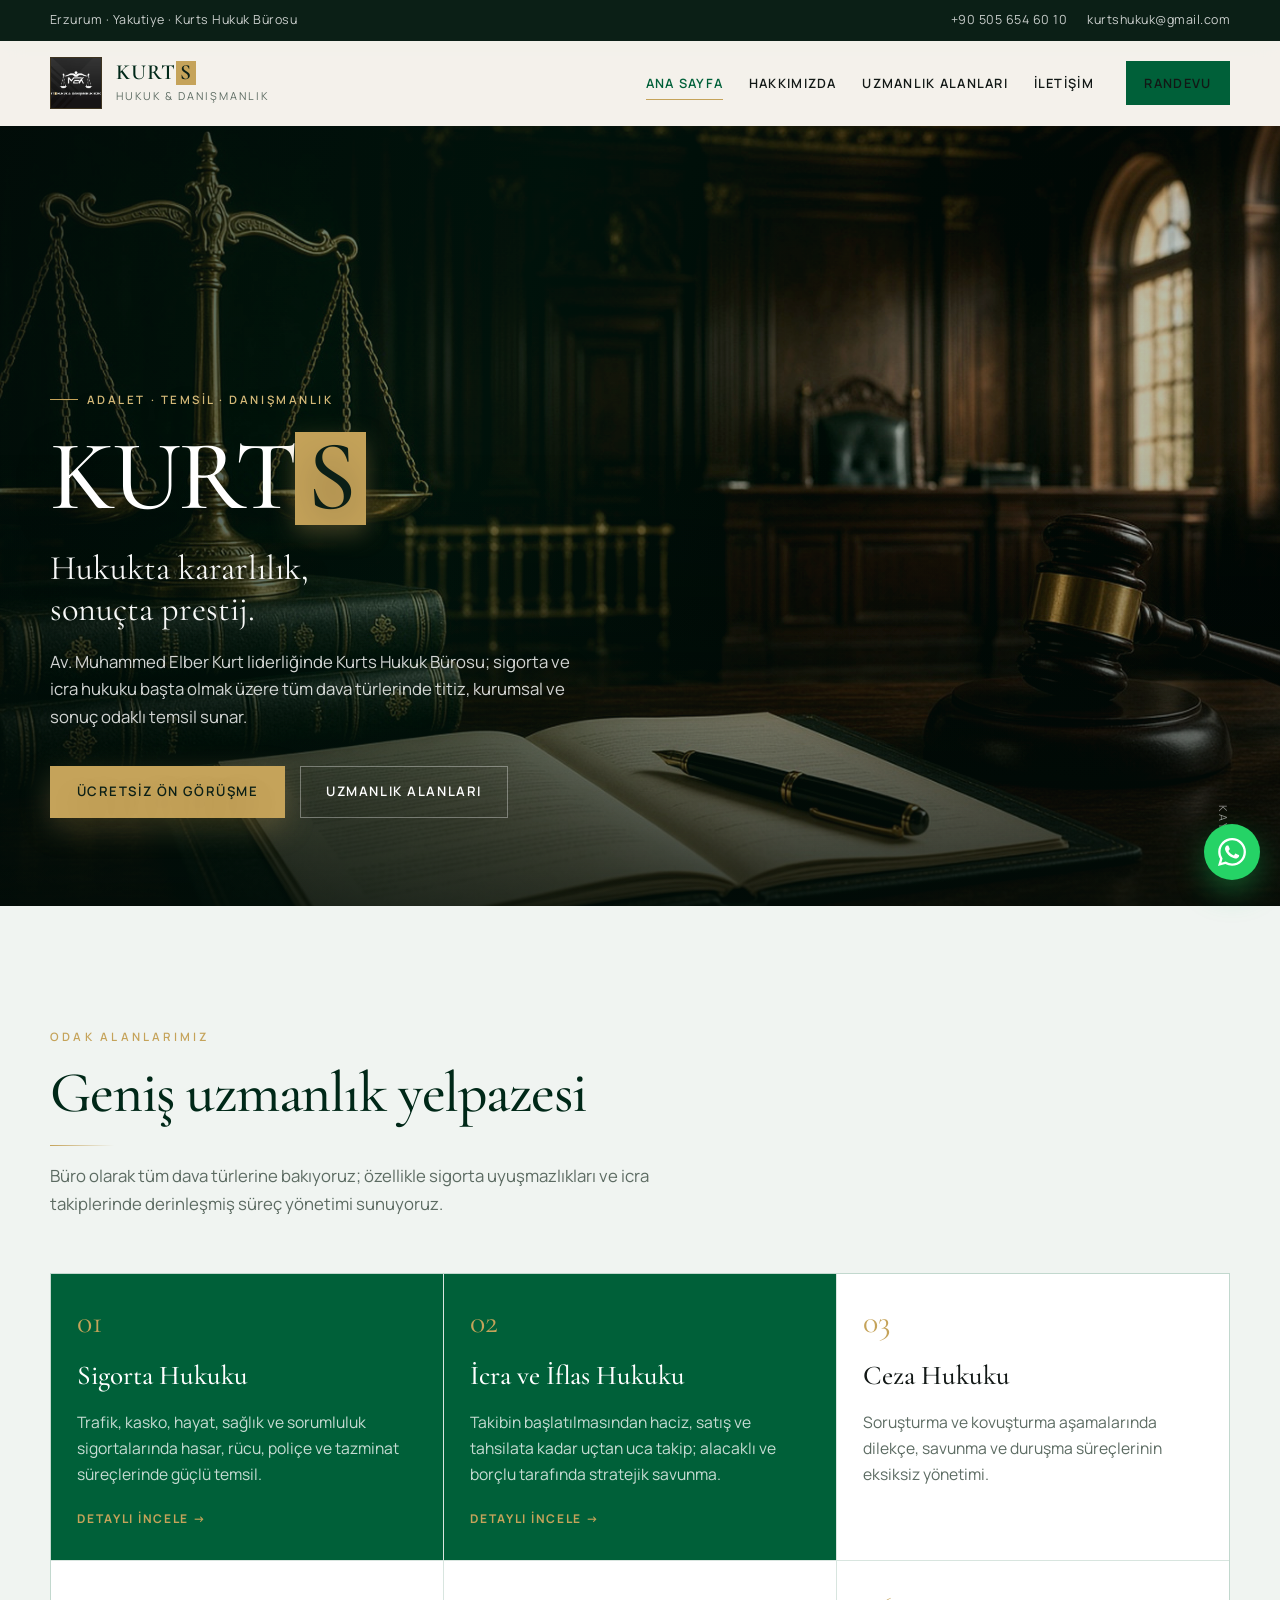
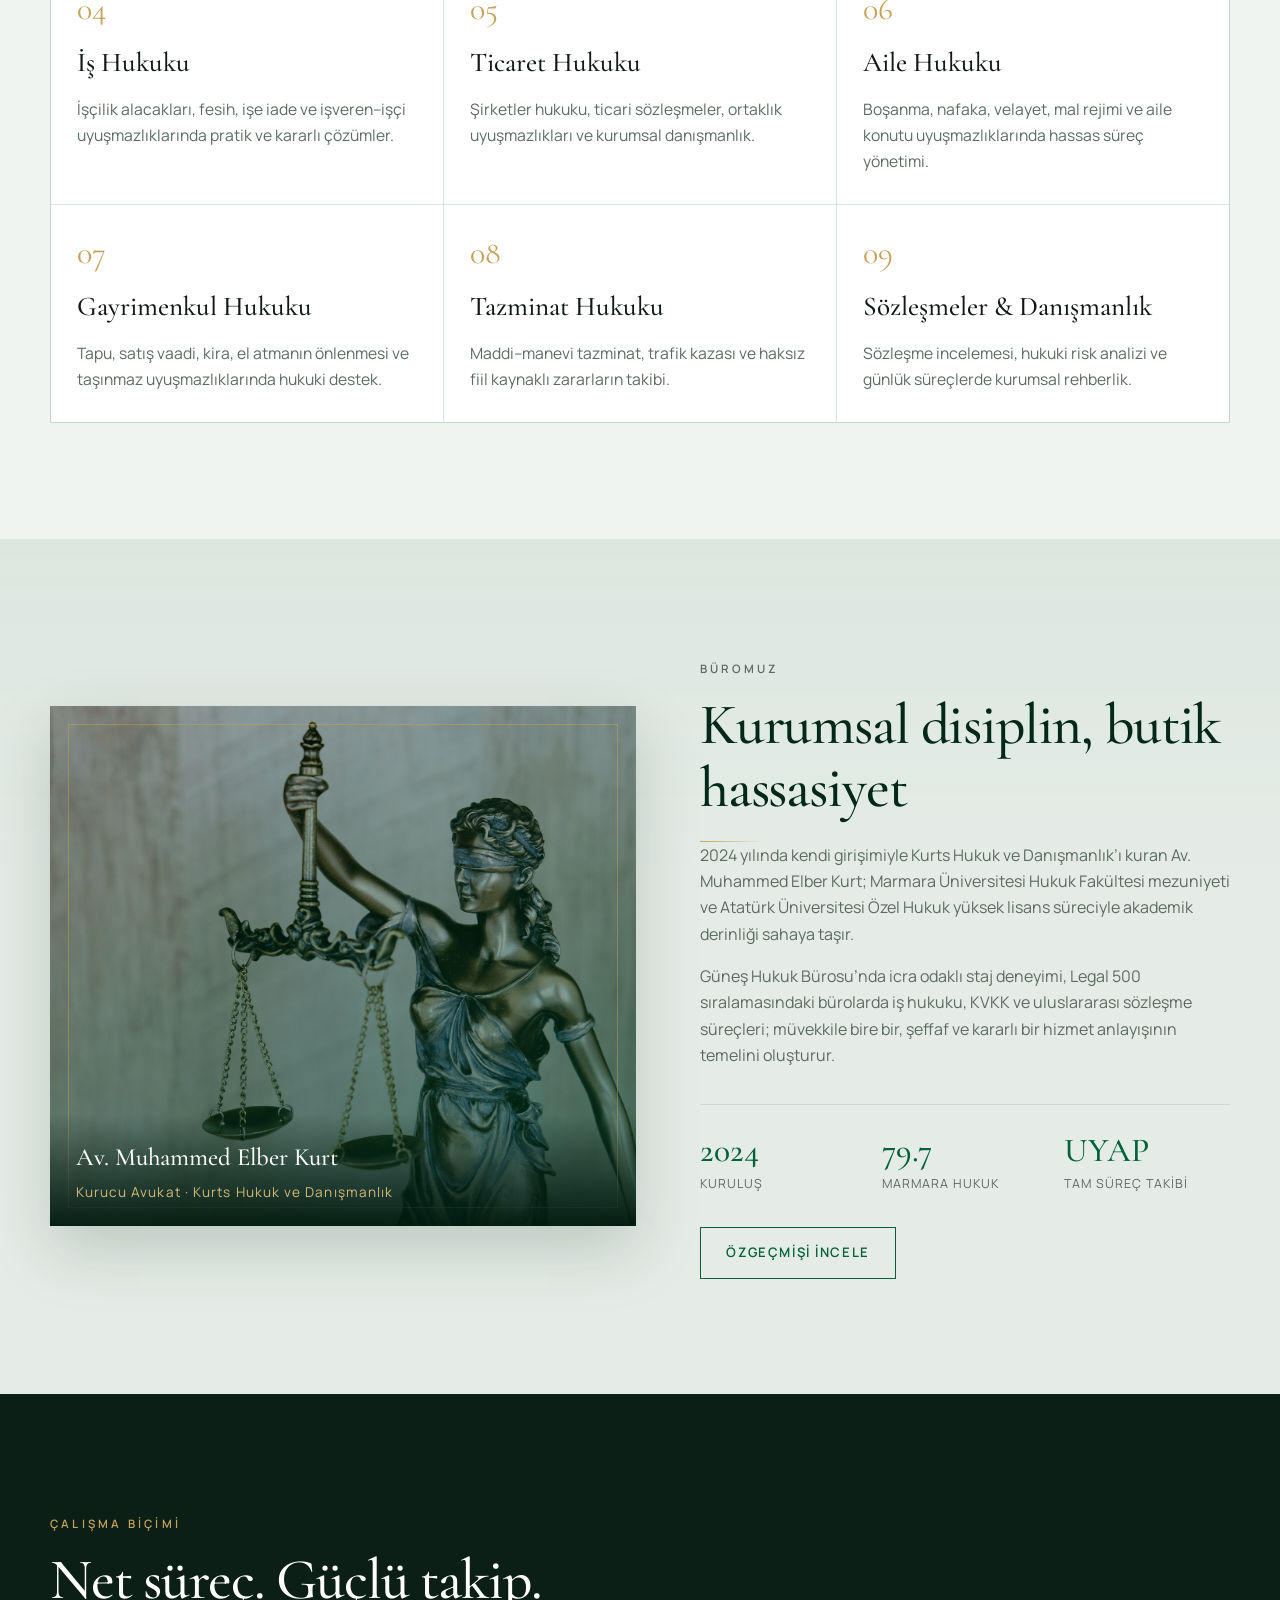
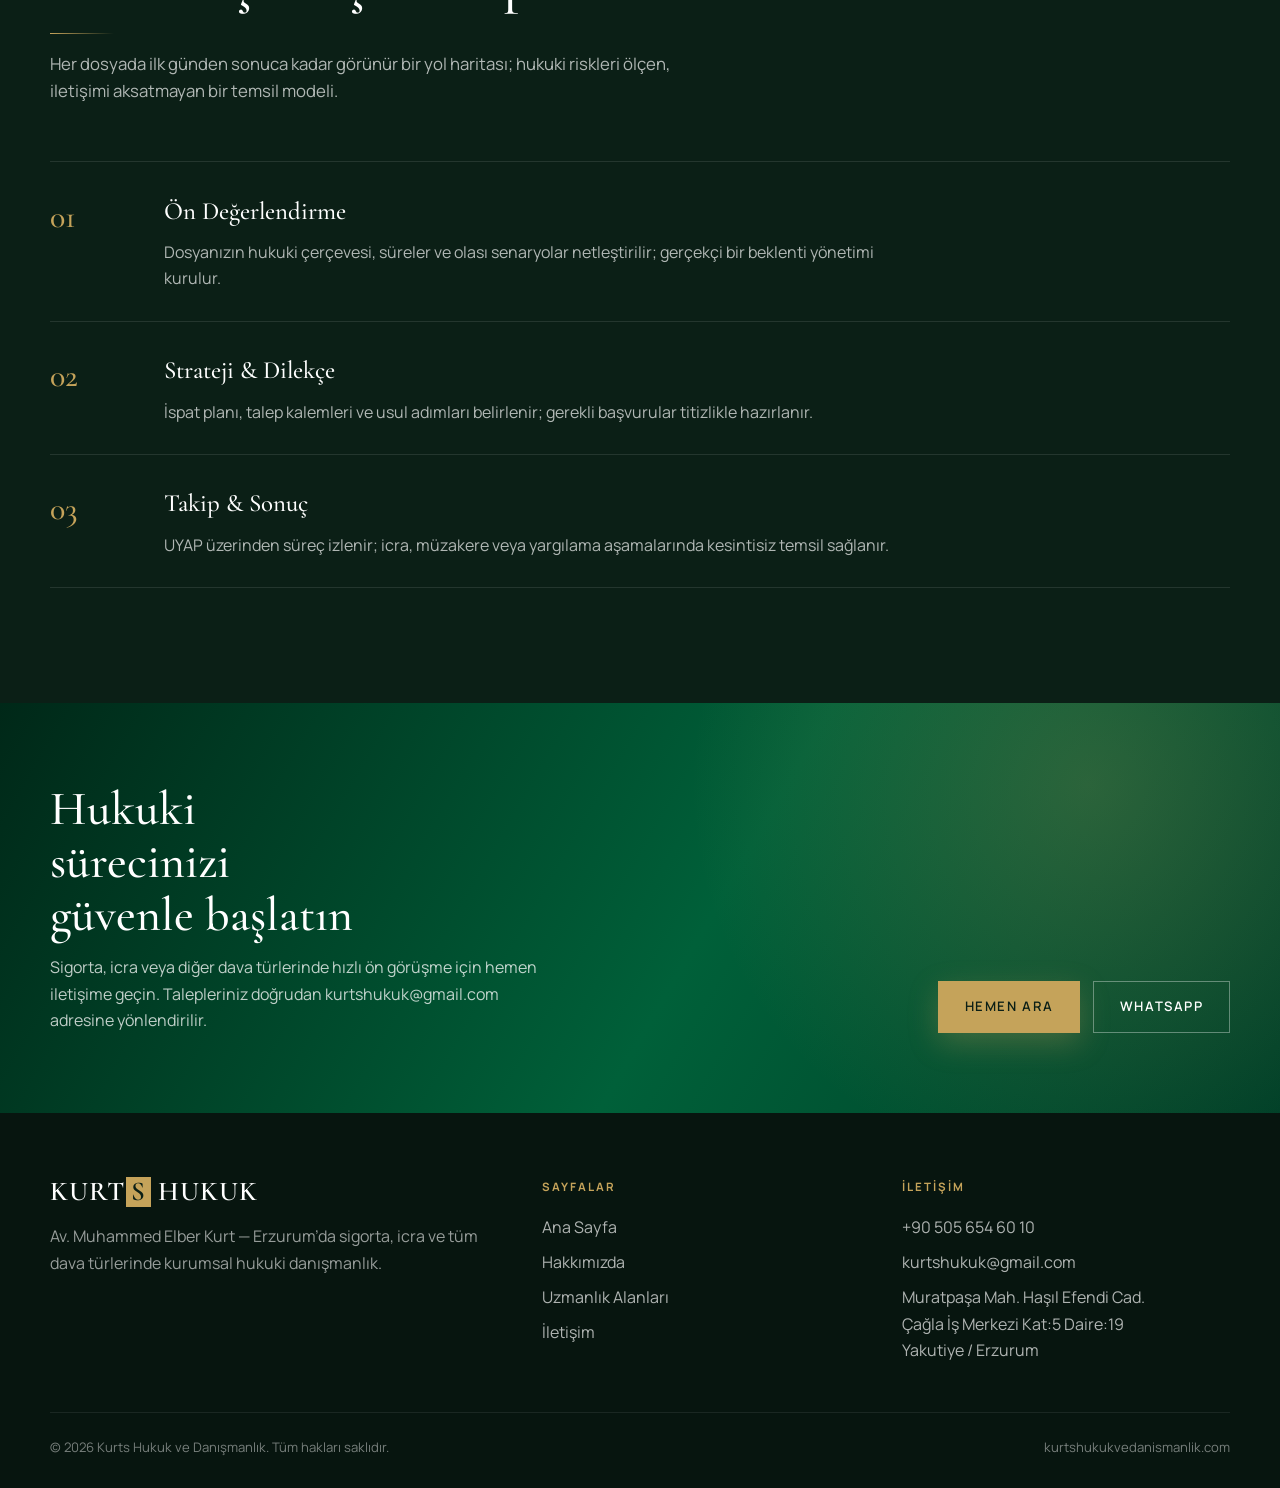
<file: index.html>
﻿<!DOCTYPE html>
<html lang="tr">
<head>
  <meta charset="UTF-8" />
  <meta name="viewport" content="width=device-width, initial-scale=1.0" />
  <title>Kurts Hukuk ve Danışmanlık | Av. Muhammed Elber Kurt | Erzurum</title>
  <meta name="description" content="Kurts Hukuk Bürosu — Av. Muhammed Elber Kurt. Erzurum Yakutiye'de sigorta hukuku, icra hukuku ve tüm dava türlerinde kurumsal hukuki danışmanlık." />
  <meta name="theme-color" content="#006039" />
  <link rel="icon" href="assets/img/logo.jpeg" />
  <link rel="preconnect" href="https://fonts.googleapis.com" />
  <link rel="preconnect" href="https://fonts.gstatic.com" crossorigin />
  <link href="https://fonts.googleapis.com/css2?family=Cormorant+Garamond:ital,wght@0,400;0,500;0,600;0,700;1,400&family=Manrope:wght@400;500;600;700&display=swap" rel="stylesheet" />
  <link rel="stylesheet" href="assets/css/styles.css?v=law4" />
</head>
<body>
  <div class="topbar">
    <div class="container topbar-inner">
      <span>Erzurum · Yakutiye · Kurts Hukuk Bürosu</span>
      <div class="topbar-links">
        <a href="tel:+905056546010">+90 505 654 60 10</a>
        <a href="mailto:kurtshukuk@gmail.com">kurtshukuk@gmail.com</a>
      </div>
    </div>
  </div>

  <header class="site-header">
    <div class="container nav">
      <a class="brand" href="index.html" aria-label="Kurts Hukuk Ana Sayfa">
        <img class="brand-mark" src="assets/img/logo.jpeg" alt="Kurts Hukuk logosu" />
        <span class="brand-text">
          <span class="brand-name">KURT<span class="s-mark">S</span></span>
          <span class="brand-sub">Hukuk &amp; Danışmanlık</span>
        </span>
      </a>
      <button class="nav-toggle" type="button" aria-label="Menüyü aç" aria-expanded="false">
        <span></span><span></span><span></span>
      </button>
      <nav class="nav-links" aria-label="Ana menü">
        <a class="is-active" href="index.html">Ana Sayfa</a>
        <a href="hakkimizda.html">Hakkımızda</a>
        <a href="uzmanlik.html">Uzmanlık Alanları</a>
        <a href="iletisim.html">İletişim</a>
        <a class="btn btn-dark" href="iletisim.html#randevu" style="min-height:44px;padding:0.6rem 1.1rem;margin-left:0.4rem;">Randevu</a>
      </nav>
    </div>
  </header>

  <main>
    <section class="hero" data-hero>
      <div class="hero-stage" aria-hidden="true">
        <div class="hero-photo-wrap">
          <picture>
            <source media="(max-width: 768px)" srcset="assets/img/hukuk-hero-sm.jpg?v=law2" />
            <source media="(max-width: 1400px)" srcset="assets/img/hukuk-hero-md.jpg?v=law2" />
            <img
              class="hero-photo"
              src="assets/img/hukuk-hero.jpg?v=law2"
              srcset="assets/img/hukuk-hero-md.jpg?v=law2 1600w, assets/img/hukuk-hero.jpg?v=law2 2560w"
              sizes="100vw"
              width="2560"
              height="1440"
              alt="Hukuk bürosu — adalet terazisi ve mahkeme"
              fetchpriority="high"
              decoding="async"
            />
          </picture>
        </div>
        <div class="hero-layer hero-layer-glow"></div>
        <div class="hero-vignette"></div>
      </div>
      <div class="container hero-content" data-hero-content>
        <p class="hero-place reveal">Adalet · Temsil · Danışmanlık</p>
        <h1 class="hero-brand reveal reveal-delay-1">KURT<span class="s-mark">S</span></h1>
        <p class="hero-title reveal reveal-delay-2">Hukukta kararlılık, sonuçta prestij.</p>
        <p class="hero-text reveal reveal-delay-2">Av. Muhammed Elber Kurt liderliğinde Kurts Hukuk Bürosu; sigorta ve icra hukuku başta olmak üzere tüm dava türlerinde titiz, kurumsal ve sonuç odaklı temsil sunar.</p>
        <div class="hero-actions reveal reveal-delay-3">
          <a class="btn btn-primary" href="iletisim.html#randevu">Ücretsiz Ön Görüşme</a>
          <a class="btn btn-ghost" href="uzmanlik.html">Uzmanlık Alanları</a>
        </div>
      </div>
      <div class="hero-scroll">Kaydırın</div>
    </section>

    <section class="section">
      <div class="container">
        <div class="section-head reveal">
          <p class="eyebrow">Odak Alanlarımız</p>
          <h2 class="section-title">Geniş uzmanlık yelpazesi</h2>
          <hr class="gold-rule" />
          <p class="section-lead">Büro olarak tüm dava türlerine bakıyoruz; özellikle sigorta uyuşmazlıkları ve icra takiplerinde derinleşmiş süreç yönetimi sunuyoruz.</p>
        </div>
        <div class="practice-grid">
          <article class="practice-item featured reveal">
            <div class="practice-num">01</div>
            <h3>Sigorta Hukuku</h3>
            <p>Trafik, kasko, hayat, sağlık ve sorumluluk sigortalarında hasar, rücu, poliçe ve tazminat süreçlerinde güçlü temsil.</p>
            <a class="practice-link" href="uzmanlik.html#sigorta">Detaylı incele →</a>
          </article>
          <article class="practice-item featured reveal reveal-delay-1">
            <div class="practice-num">02</div>
            <h3>İcra ve İflas Hukuku</h3>
            <p>Takibin başlatılmasından haciz, satış ve tahsilata kadar uçtan uca takip; alacaklı ve borçlu tarafında stratejik savunma.</p>
            <a class="practice-link" href="uzmanlik.html#icra">Detaylı incele →</a>
          </article>
          <article class="practice-item reveal reveal-delay-1">
            <div class="practice-num">03</div>
            <h3>Ceza Hukuku</h3>
            <p>Soruşturma ve kovuşturma aşamalarında dilekçe, savunma ve duruşma süreçlerinin eksiksiz yönetimi.</p>
          </article>
          <article class="practice-item reveal reveal-delay-2">
            <div class="practice-num">04</div>
            <h3>İş Hukuku</h3>
            <p>İşçilik alacakları, fesih, işe iade ve işveren–işçi uyuşmazlıklarında pratik ve kararlı çözümler.</p>
          </article>
          <article class="practice-item reveal">
            <div class="practice-num">05</div>
            <h3>Ticaret Hukuku</h3>
            <p>Şirketler hukuku, ticari sözleşmeler, ortaklık uyuşmazlıkları ve kurumsal danışmanlık.</p>
          </article>
          <article class="practice-item reveal reveal-delay-1">
            <div class="practice-num">06</div>
            <h3>Aile Hukuku</h3>
            <p>Boşanma, nafaka, velayet, mal rejimi ve aile konutu uyuşmazlıklarında hassas süreç yönetimi.</p>
          </article>
          <article class="practice-item reveal reveal-delay-1">
            <div class="practice-num">07</div>
            <h3>Gayrimenkul Hukuku</h3>
            <p>Tapu, satış vaadi, kira, el atmanın önlenmesi ve taşınmaz uyuşmazlıklarında hukuki destek.</p>
          </article>
          <article class="practice-item reveal reveal-delay-2">
            <div class="practice-num">08</div>
            <h3>Tazminat Hukuku</h3>
            <p>Maddi–manevi tazminat, trafik kazası ve haksız fiil kaynaklı zararların takibi.</p>
          </article>
          <article class="practice-item reveal">
            <div class="practice-num">09</div>
            <h3>Sözleşmeler &amp; Danışmanlık</h3>
            <p>Sözleşme incelemesi, hukuki risk analizi ve günlük süreçlerde kurumsal rehberlik.</p>
          </article>
        </div>
      </div>
    </section>

    <section class="section section-soft">
      <div class="container about-split">
        <div class="about-panel reveal" role="img" aria-label="Hukuk bürosu çalışma ortamı">
          <div class="about-badge">
            <strong>Av. Muhammed Elber Kurt</strong>
            <span>Kurucu Avukat · Kurts Hukuk ve Danışmanlık</span>
          </div>
        </div>
        <div class="about-copy reveal reveal-delay-1">
          <p class="eyebrow">Büromuz</p>
          <h2 class="section-title">Kurumsal disiplin, butik hassasiyet</h2>
          <hr class="gold-rule" />
          <p>2024 yılında kendi girişimiyle Kurts Hukuk ve Danışmanlık’ı kuran Av. Muhammed Elber Kurt; Marmara Üniversitesi Hukuk Fakültesi mezuniyeti ve Atatürk Üniversitesi Özel Hukuk yüksek lisans süreciyle akademik derinliği sahaya taşır.</p>
          <p>Güneş Hukuk Bürosu’nda icra odaklı staj deneyimi, Legal 500 sıralamasındaki bürolarda iş hukuku, KVKK ve uluslararası sözleşme süreçleri; müvekkile bire bir, şeffaf ve kararlı bir hizmet anlayışının temelini oluşturur.</p>
          <div class="stat-row">
            <div class="stat">
              <strong>2024</strong>
              <span>Kuruluş</span>
            </div>
            <div class="stat">
              <strong>79.7</strong>
              <span>Marmara Hukuk</span>
            </div>
            <div class="stat">
              <strong>UYAP</strong>
              <span>Tam süreç takibi</span>
            </div>
          </div>
          <div style="margin-top:2rem;">
            <a class="btn btn-outline" href="hakkimizda.html">Özgeçmişi İncele</a>
          </div>
        </div>
      </div>
    </section>

    <section class="section section-dark">
      <div class="container">
        <div class="section-head reveal">
          <p class="eyebrow">Çalışma Biçimi</p>
          <h2 class="section-title">Net süreç. Güçlü takip.</h2>
          <hr class="gold-rule" />
          <p class="section-lead">Her dosyada ilk günden sonuca kadar görünür bir yol haritası; hukuki riskleri ölçen, iletişimi aksatmayan bir temsil modeli.</p>
        </div>
        <div class="process-list">
          <article class="process-item reveal">
            <strong>01</strong>
            <div>
              <h3>Ön Değerlendirme</h3>
              <p>Dosyanızın hukuki çerçevesi, süreler ve olası senaryolar netleştirilir; gerçekçi bir beklenti yönetimi kurulur.</p>
            </div>
          </article>
          <article class="process-item reveal reveal-delay-1">
            <strong>02</strong>
            <div>
              <h3>Strateji &amp; Dilekçe</h3>
              <p>İspat planı, talep kalemleri ve usul adımları belirlenir; gerekli başvurular titizlikle hazırlanır.</p>
            </div>
          </article>
          <article class="process-item reveal reveal-delay-2">
            <strong>03</strong>
            <div>
              <h3>Takip &amp; Sonuç</h3>
              <p>UYAP üzerinden süreç izlenir; icra, müzakere veya yargılama aşamalarında kesintisiz temsil sağlanır.</p>
            </div>
          </article>
        </div>
      </div>
    </section>

    <section class="cta-band">
      <div class="container cta-inner reveal">
        <div>
          <h2>Hukuki sürecinizi güvenle başlatın</h2>
          <p>Sigorta, icra veya diğer dava türlerinde hızlı ön görüşme için hemen iletişime geçin. Talepleriniz doğrudan kurtshukuk@gmail.com adresine yönlendirilir.</p>
        </div>
        <div style="display:flex;flex-wrap:wrap;gap:0.8rem;">
          <a class="btn btn-primary" href="tel:+905056546010">Hemen Ara</a>
          <a class="btn btn-ghost" href="https://wa.me/905056546010" target="_blank" rel="noopener">WhatsApp</a>
        </div>
      </div>
    </section>
  </main>

  <footer class="site-footer">
    <div class="container">
      <div class="footer-grid">
        <div class="footer-brand">
          <div class="brand-name">KURT<span class="s-mark">S</span> HUKUK</div>
          <p>Av. Muhammed Elber Kurt — Erzurum’da sigorta, icra ve tüm dava türlerinde kurumsal hukuki danışmanlık.</p>
        </div>
        <div class="footer-col">
          <h4>Sayfalar</h4>
          <a href="index.html">Ana Sayfa</a>
          <a href="hakkimizda.html">Hakkımızda</a>
          <a href="uzmanlik.html">Uzmanlık Alanları</a>
          <a href="iletisim.html">İletişim</a>
        </div>
        <div class="footer-col">
          <h4>İletişim</h4>
          <a href="tel:+905056546010">+90 505 654 60 10</a>
          <a href="mailto:kurtshukuk@gmail.com">kurtshukuk@gmail.com</a>
          <p>Muratpaşa Mah. Haşıl Efendi Cad.<br />Çağla İş Merkezi Kat:5 Daire:19<br />Yakutiye / Erzurum</p>
        </div>
      </div>
      <div class="footer-bottom">
        <span>© <span data-year></span> Kurts Hukuk ve Danışmanlık. Tüm hakları saklıdır.</span>
        <span>kurtshukukvedanismanlik.com</span>
      </div>
    </div>
  </footer>

  <a class="wa-float" href="https://wa.me/905056546010" target="_blank" rel="noopener" aria-label="WhatsApp ile yazın">
    <svg viewBox="0 0 24 24" aria-hidden="true"><path d="M20.52 3.48A11.86 11.86 0 0 0 12.06 0C5.5 0 .16 5.34.16 11.9c0 2.1.55 4.14 1.6 5.95L0 24l6.3-1.65a11.86 11.86 0 0 0 5.76 1.47h.01c6.56 0 11.9-5.34 11.9-11.9 0-3.18-1.24-6.17-3.45-8.44ZM12.07 21.8h-.01a9.9 9.9 0 0 1-5.04-1.38l-.36-.21-3.74.98 1-3.64-.24-.37a9.86 9.86 0 0 1-1.51-5.27c0-5.45 4.44-9.88 9.9-9.88 2.64 0 5.12 1.03 6.99 2.9a9.82 9.82 0 0 1 2.9 6.98c0 5.45-4.44 9.89-9.89 9.89Zm5.43-7.41c-.3-.15-1.76-.87-2.03-.97-.27-.1-.47-.15-.67.15-.2.3-.77.97-.94 1.17-.17.2-.35.22-.65.07-.3-.15-1.26-.46-2.4-1.48-.89-.79-1.49-1.77-1.66-2.07-.17-.3-.02-.46.13-.61.13-.13.3-.35.45-.52.15-.17.2-.3.3-.5.1-.2.05-.37-.02-.52-.07-.15-.67-1.61-.92-2.2-.24-.58-.49-.5-.67-.51h-.57c-.2 0-.52.07-.79.37-.27.3-1.04 1.02-1.04 2.48s1.07 2.88 1.22 3.08c.15.2 2.1 3.2 5.08 4.49.71.31 1.26.49 1.69.63.71.23 1.36.2 1.87.12.57-.09 1.76-.72 2.01-1.41.25-.7.25-1.29.17-1.41-.07-.12-.27-.2-.57-.35Z"/></svg>
  </a>

  <script src="assets/js/main.js?v=4k"></script>
</body>
</html>
</file>
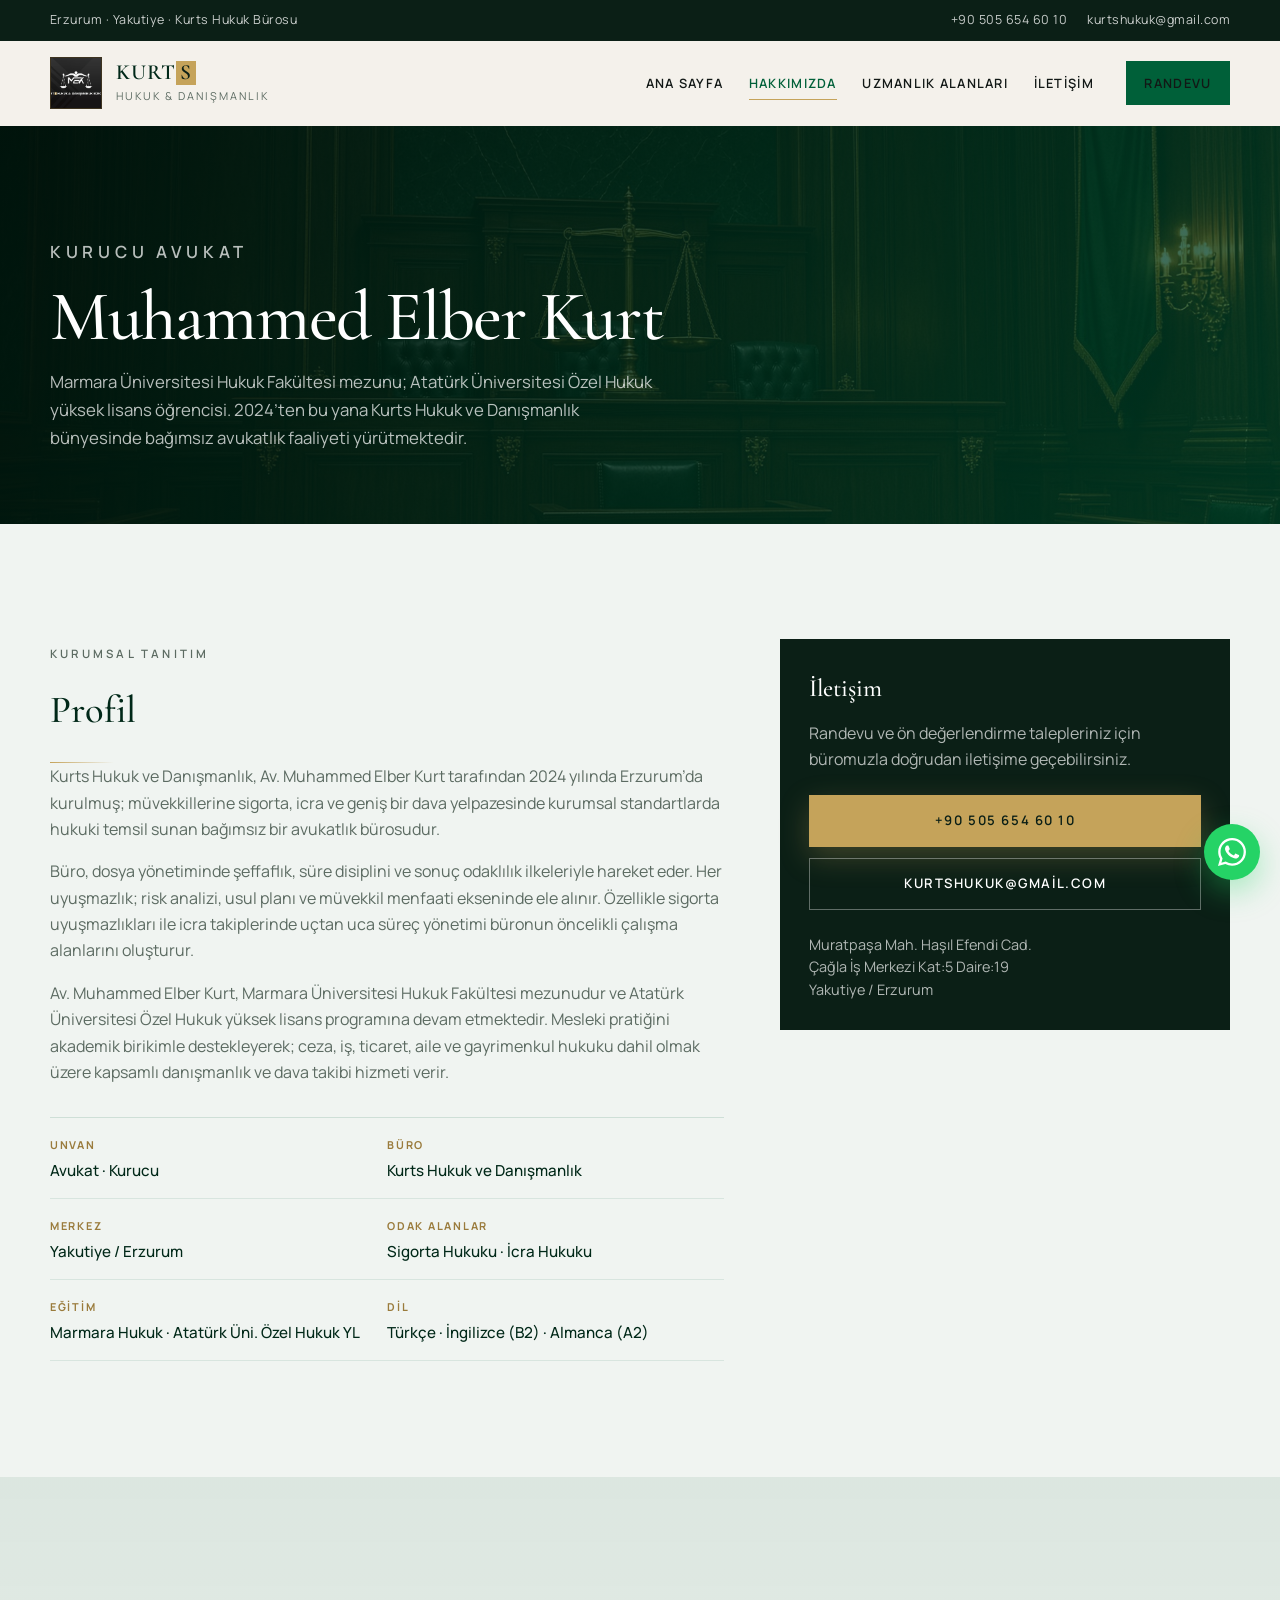
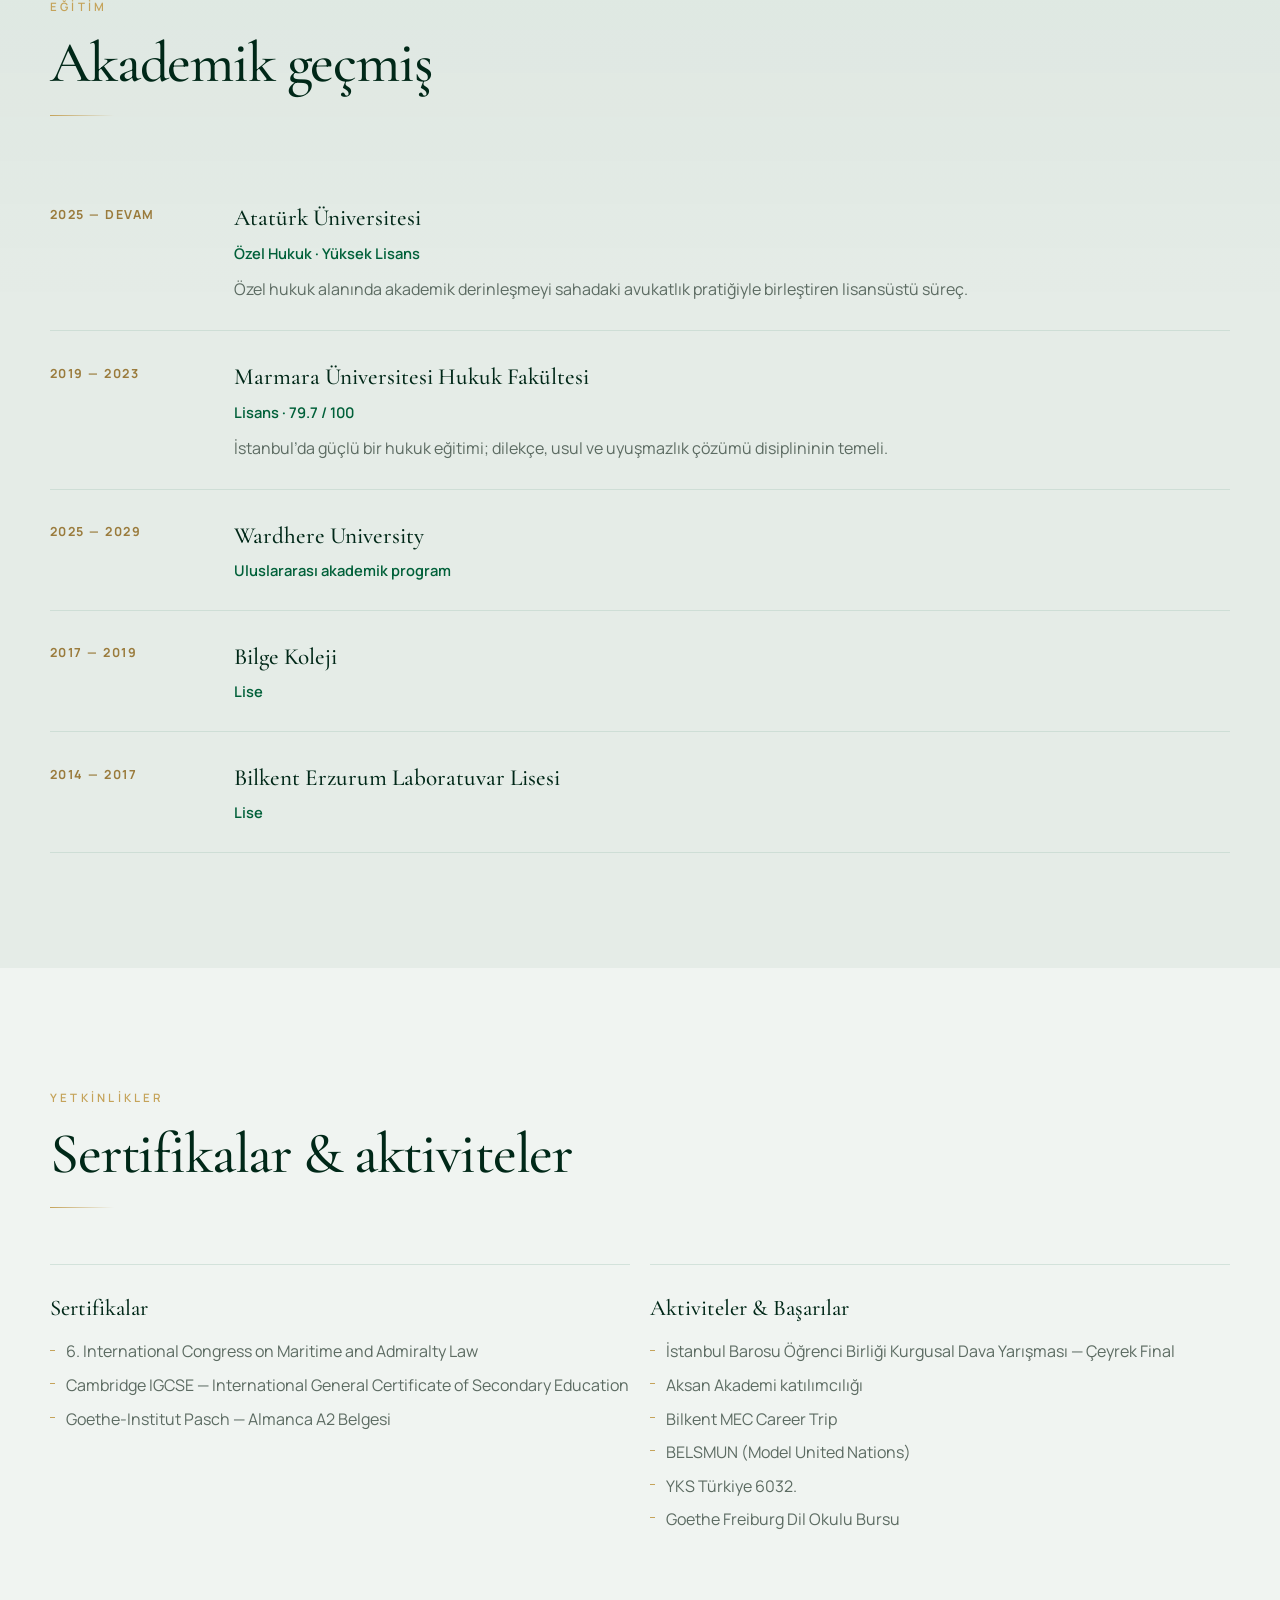
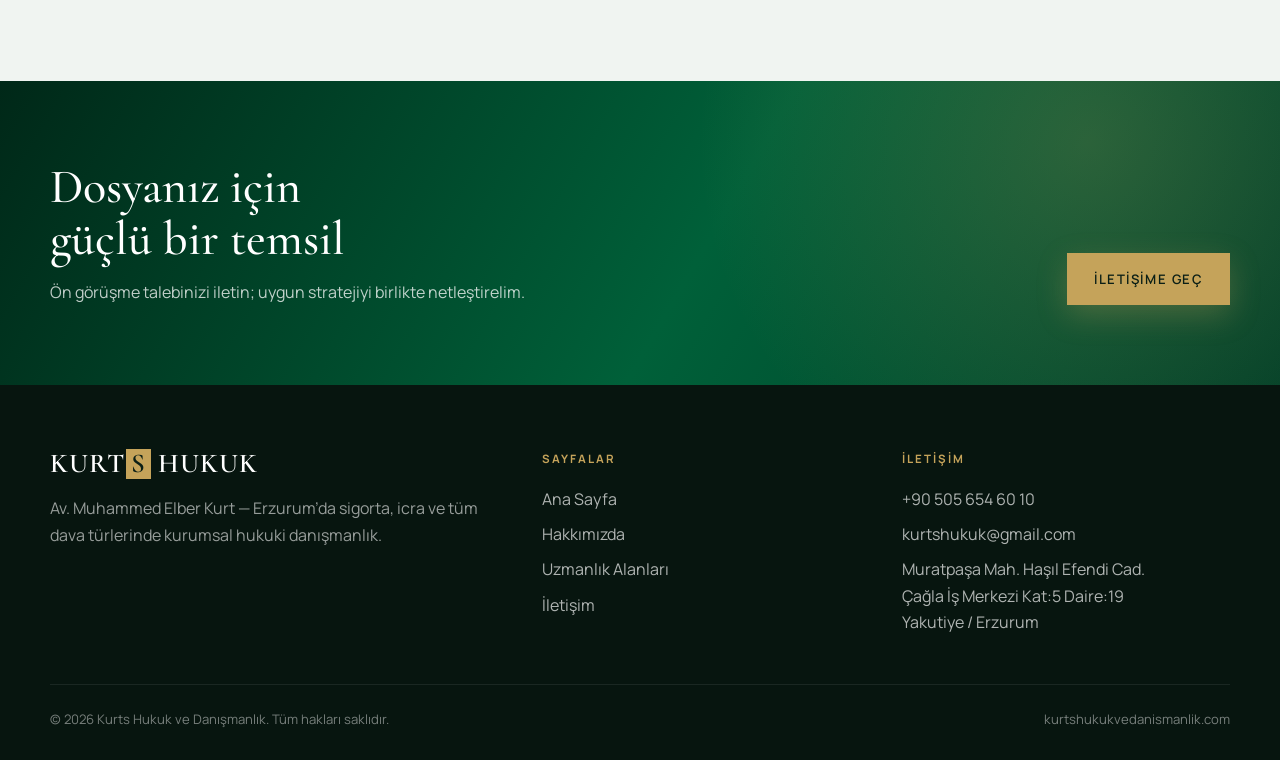
<file: hakkimizda.html>
﻿<!DOCTYPE html>
<html lang="tr">
<head>
  <meta charset="UTF-8" />
  <meta name="viewport" content="width=device-width, initial-scale=1.0" />
  <title>Hakkımızda | Av. Muhammed Elber Kurt | Kurts Hukuk</title>
  <meta name="description" content="Av. Muhammed Elber Kurt özgeçmişi — Marmara Hukuk, Atatürk Üniversitesi Özel Hukuk yüksek lisans, Kurts Hukuk ve Danışmanlık kurucu avukatı." />
  <meta name="theme-color" content="#006039" />
  <link rel="icon" href="assets/img/logo.jpeg" />
  <link rel="preconnect" href="https://fonts.googleapis.com" />
  <link rel="preconnect" href="https://fonts.gstatic.com" crossorigin />
  <link href="https://fonts.googleapis.com/css2?family=Cormorant+Garamond:ital,wght@0,400;0,500;0,600;0,700;1,400&family=Manrope:wght@400;500;600;700&display=swap" rel="stylesheet" />
  <link rel="stylesheet" href="assets/css/styles.css?v=law3" />
</head>
<body>
  <div class="topbar">
    <div class="container topbar-inner">
      <span>Erzurum · Yakutiye · Kurts Hukuk Bürosu</span>
      <div class="topbar-links">
        <a href="tel:+905056546010">+90 505 654 60 10</a>
        <a href="mailto:kurtshukuk@gmail.com">kurtshukuk@gmail.com</a>
      </div>
    </div>
  </div>

  <header class="site-header">
    <div class="container nav">
      <a class="brand" href="index.html" aria-label="Kurts Hukuk Ana Sayfa">
        <img class="brand-mark" src="assets/img/logo.jpeg" alt="Kurts Hukuk logosu" />
        <span class="brand-text">
          <span class="brand-name">KURT<span class="s-mark">S</span></span>
          <span class="brand-sub">Hukuk &amp; Danışmanlık</span>
        </span>
      </a>
      <button class="nav-toggle" type="button" aria-label="Menüyü aç" aria-expanded="false">
        <span></span><span></span><span></span>
      </button>
      <nav class="nav-links" aria-label="Ana menü">
        <a href="index.html">Ana Sayfa</a>
        <a class="is-active" href="hakkimizda.html">Hakkımızda</a>
        <a href="uzmanlik.html">Uzmanlık Alanları</a>
        <a href="iletisim.html">İletişim</a>
        <a class="btn btn-dark" href="iletisim.html#randevu" style="min-height:44px;padding:0.6rem 1.1rem;margin-left:0.4rem;">Randevu</a>
      </nav>
    </div>
  </header>

  <main>
    <section class="page-hero">
      <div class="container reveal">
        <p class="eyebrow">Kurucu Avukat</p>
        <h1>Muhammed Elber Kurt</h1>
        <p>Marmara Üniversitesi Hukuk Fakültesi mezunu; Atatürk Üniversitesi Özel Hukuk yüksek lisans öğrencisi. 2024’ten bu yana Kurts Hukuk ve Danışmanlık bünyesinde bağımsız avukatlık faaliyeti yürütmektedir.</p>
      </div>
    </section>

    <section class="section">
      <div class="container detail-grid">
        <div class="prose reveal">
          <p class="eyebrow">Kurumsal Tanıtım</p>
          <h2>Profil</h2>
          <hr class="gold-rule" />
          <p>Kurts Hukuk ve Danışmanlık, Av. Muhammed Elber Kurt tarafından 2024 yılında Erzurum’da kurulmuş; müvekkillerine sigorta, icra ve geniş bir dava yelpazesinde kurumsal standartlarda hukuki temsil sunan bağımsız bir avukatlık bürosudur.</p>
          <p>Büro, dosya yönetiminde şeffaflık, süre disiplini ve sonuç odaklılık ilkeleriyle hareket eder. Her uyuşmazlık; risk analizi, usul planı ve müvekkil menfaati ekseninde ele alınır. Özellikle sigorta uyuşmazlıkları ile icra takiplerinde uçtan uca süreç yönetimi büronun öncelikli çalışma alanlarını oluşturur.</p>
          <p>Av. Muhammed Elber Kurt, Marmara Üniversitesi Hukuk Fakültesi mezunudur ve Atatürk Üniversitesi Özel Hukuk yüksek lisans programına devam etmektedir. Mesleki pratiğini akademik birikimle destekleyerek; ceza, iş, ticaret, aile ve gayrimenkul hukuku dahil olmak üzere kapsamlı danışmanlık ve dava takibi hizmeti verir.</p>
          <div class="profile-meta">
            <div>
              <strong>Unvan</strong>
              <span>Avukat · Kurucu</span>
            </div>
            <div>
              <strong>Büro</strong>
              <span>Kurts Hukuk ve Danışmanlık</span>
            </div>
            <div>
              <strong>Merkez</strong>
              <span>Yakutiye / Erzurum</span>
            </div>
            <div>
              <strong>Odak Alanlar</strong>
              <span>Sigorta Hukuku · İcra Hukuku</span>
            </div>
            <div>
              <strong>Eğitim</strong>
              <span>Marmara Hukuk · Atatürk Üni. Özel Hukuk YL</span>
            </div>
            <div>
              <strong>Dil</strong>
              <span>Türkçe · İngilizce (B2) · Almanca (A2)</span>
            </div>
          </div>
        </div>
        <aside class="side-panel reveal reveal-delay-1">
          <h3>İletişim</h3>
          <p>Randevu ve ön değerlendirme talepleriniz için büromuzla doğrudan iletişime geçebilirsiniz.</p>
          <a class="btn btn-primary" href="tel:+905056546010" style="width:100%;margin-bottom:0.7rem;">+90 505 654 60 10</a>
          <a class="btn btn-ghost" href="mailto:kurtshukuk@gmail.com" style="width:100%;">kurtshukuk@gmail.com</a>
          <p style="margin-top:1.5rem;margin-bottom:0;font-size:0.9rem;line-height:1.55;">Muratpaşa Mah. Haşıl Efendi Cad.<br />Çağla İş Merkezi Kat:5 Daire:19<br />Yakutiye / Erzurum</p>
        </aside>
      </div>
    </section>

    <section class="section section-soft">
      <div class="container">
        <div class="section-head reveal">
          <p class="eyebrow">Eğitim</p>
          <h2 class="section-title">Akademik geçmiş</h2>
          <hr class="gold-rule" />
        </div>
        <div class="timeline">
          <article class="timeline-item reveal">
            <time>2025 — Devam</time>
            <div>
              <h3>Atatürk Üniversitesi</h3>
              <h4>Özel Hukuk · Yüksek Lisans</h4>
              <p>Özel hukuk alanında akademik derinleşmeyi sahadaki avukatlık pratiğiyle birleştiren lisansüstü süreç.</p>
            </div>
          </article>
          <article class="timeline-item reveal reveal-delay-1">
            <time>2019 — 2023</time>
            <div>
              <h3>Marmara Üniversitesi Hukuk Fakültesi</h3>
              <h4>Lisans · 79.7 / 100</h4>
              <p>İstanbul’da güçlü bir hukuk eğitimi; dilekçe, usul ve uyuşmazlık çözümü disiplininin temeli.</p>
            </div>
          </article>
          <article class="timeline-item reveal reveal-delay-2">
            <time>2025 — 2029</time>
            <div>
              <h3>Wardhere University</h3>
              <h4>Uluslararası akademik program</h4>
            </div>
          </article>
          <article class="timeline-item reveal">
            <time>2017 — 2019</time>
            <div>
              <h3>Bilge Koleji</h3>
              <h4>Lise</h4>
            </div>
          </article>
          <article class="timeline-item reveal">
            <time>2014 — 2017</time>
            <div>
              <h3>Bilkent Erzurum Laboratuvar Lisesi</h3>
              <h4>Lise</h4>
            </div>
          </article>
        </div>
      </div>
    </section>

    <section class="section">
      <div class="container">
        <div class="section-head reveal">
          <p class="eyebrow">Yetkinlikler</p>
          <h2 class="section-title">Sertifikalar &amp; aktiviteler</h2>
          <hr class="gold-rule" />
        </div>
        <div class="info-grid">
          <div class="info-block reveal">
            <h3>Sertifikalar</h3>
            <ul>
              <li>6. International Congress on Maritime and Admiralty Law</li>
              <li>Cambridge IGCSE — International General Certificate of Secondary Education</li>
              <li>Goethe-Institut Pasch — Almanca A2 Belgesi</li>
            </ul>
          </div>
          <div class="info-block reveal reveal-delay-1">
            <h3>Aktiviteler &amp; Başarılar</h3>
            <ul>
              <li>İstanbul Barosu Öğrenci Birliği Kurgusal Dava Yarışması — Çeyrek Final</li>
              <li>Aksan Akademi katılımcılığı</li>
              <li>Bilkent MEC Career Trip</li>
              <li>BELSMUN (Model United Nations)</li>
              <li>YKS Türkiye 6032.</li>
              <li>Goethe Freiburg Dil Okulu Bursu</li>
            </ul>
          </div>
        </div>
      </div>
    </section>

    <section class="cta-band">
      <div class="container cta-inner reveal">
        <div>
          <h2>Dosyanız için güçlü bir temsil</h2>
          <p>Ön görüşme talebinizi iletin; uygun stratejiyi birlikte netleştirelim.</p>
        </div>
        <a class="btn btn-primary" href="iletisim.html#randevu">İletişime Geç</a>
      </div>
    </section>
  </main>

  <footer class="site-footer">
    <div class="container">
      <div class="footer-grid">
        <div class="footer-brand">
          <div class="brand-name">KURT<span class="s-mark">S</span> HUKUK</div>
          <p>Av. Muhammed Elber Kurt — Erzurum’da sigorta, icra ve tüm dava türlerinde kurumsal hukuki danışmanlık.</p>
        </div>
        <div class="footer-col">
          <h4>Sayfalar</h4>
          <a href="index.html">Ana Sayfa</a>
          <a href="hakkimizda.html">Hakkımızda</a>
          <a href="uzmanlik.html">Uzmanlık Alanları</a>
          <a href="iletisim.html">İletişim</a>
        </div>
        <div class="footer-col">
          <h4>İletişim</h4>
          <a href="tel:+905056546010">+90 505 654 60 10</a>
          <a href="mailto:kurtshukuk@gmail.com">kurtshukuk@gmail.com</a>
          <p>Muratpaşa Mah. Haşıl Efendi Cad.<br />Çağla İş Merkezi Kat:5 Daire:19<br />Yakutiye / Erzurum</p>
        </div>
      </div>
      <div class="footer-bottom">
        <span>© <span data-year></span> Kurts Hukuk ve Danışmanlık. Tüm hakları saklıdır.</span>
        <span>kurtshukukvedanismanlik.com</span>
      </div>
    </div>
  </footer>

  <a class="wa-float" href="https://wa.me/905056546010" target="_blank" rel="noopener" aria-label="WhatsApp ile yazın">
    <svg viewBox="0 0 24 24" aria-hidden="true"><path d="M20.52 3.48A11.86 11.86 0 0 0 12.06 0C5.5 0 .16 5.34.16 11.9c0 2.1.55 4.14 1.6 5.95L0 24l6.3-1.65a11.86 11.86 0 0 0 5.76 1.47h.01c6.56 0 11.9-5.34 11.9-11.9 0-3.18-1.24-6.17-3.45-8.44ZM12.07 21.8h-.01a9.9 9.9 0 0 1-5.04-1.38l-.36-.21-3.74.98 1-3.64-.24-.37a9.86 9.86 0 0 1-1.51-5.27c0-5.45 4.44-9.88 9.9-9.88 2.64 0 5.12 1.03 6.99 2.9a9.82 9.82 0 0 1 2.9 6.98c0 5.45-4.44 9.89-9.89 9.89Zm5.43-7.41c-.3-.15-1.76-.87-2.03-.97-.27-.1-.47-.15-.67.15-.2.3-.77.97-.94 1.17-.17.2-.35.22-.65.07-.3-.15-1.26-.46-2.4-1.48-.89-.79-1.49-1.77-1.66-2.07-.17-.3-.02-.46.13-.61.13-.13.3-.35.45-.52.15-.17.2-.3.3-.5.1-.2.05-.37-.02-.52-.07-.15-.67-1.61-.92-2.2-.24-.58-.49-.5-.67-.51h-.57c-.2 0-.52.07-.79.37-.27.3-1.04 1.02-1.04 2.48s1.07 2.88 1.22 3.08c.15.2 2.1 3.2 5.08 4.49.71.31 1.26.49 1.69.63.71.23 1.36.2 1.87.12.57-.09 1.76-.72 2.01-1.41.25-.7.25-1.29.17-1.41-.07-.12-.27-.2-.57-.35Z"/></svg>
  </a>
  <script src="assets/js/main.js?v=4k"></script>
</body>
</html>
</file>
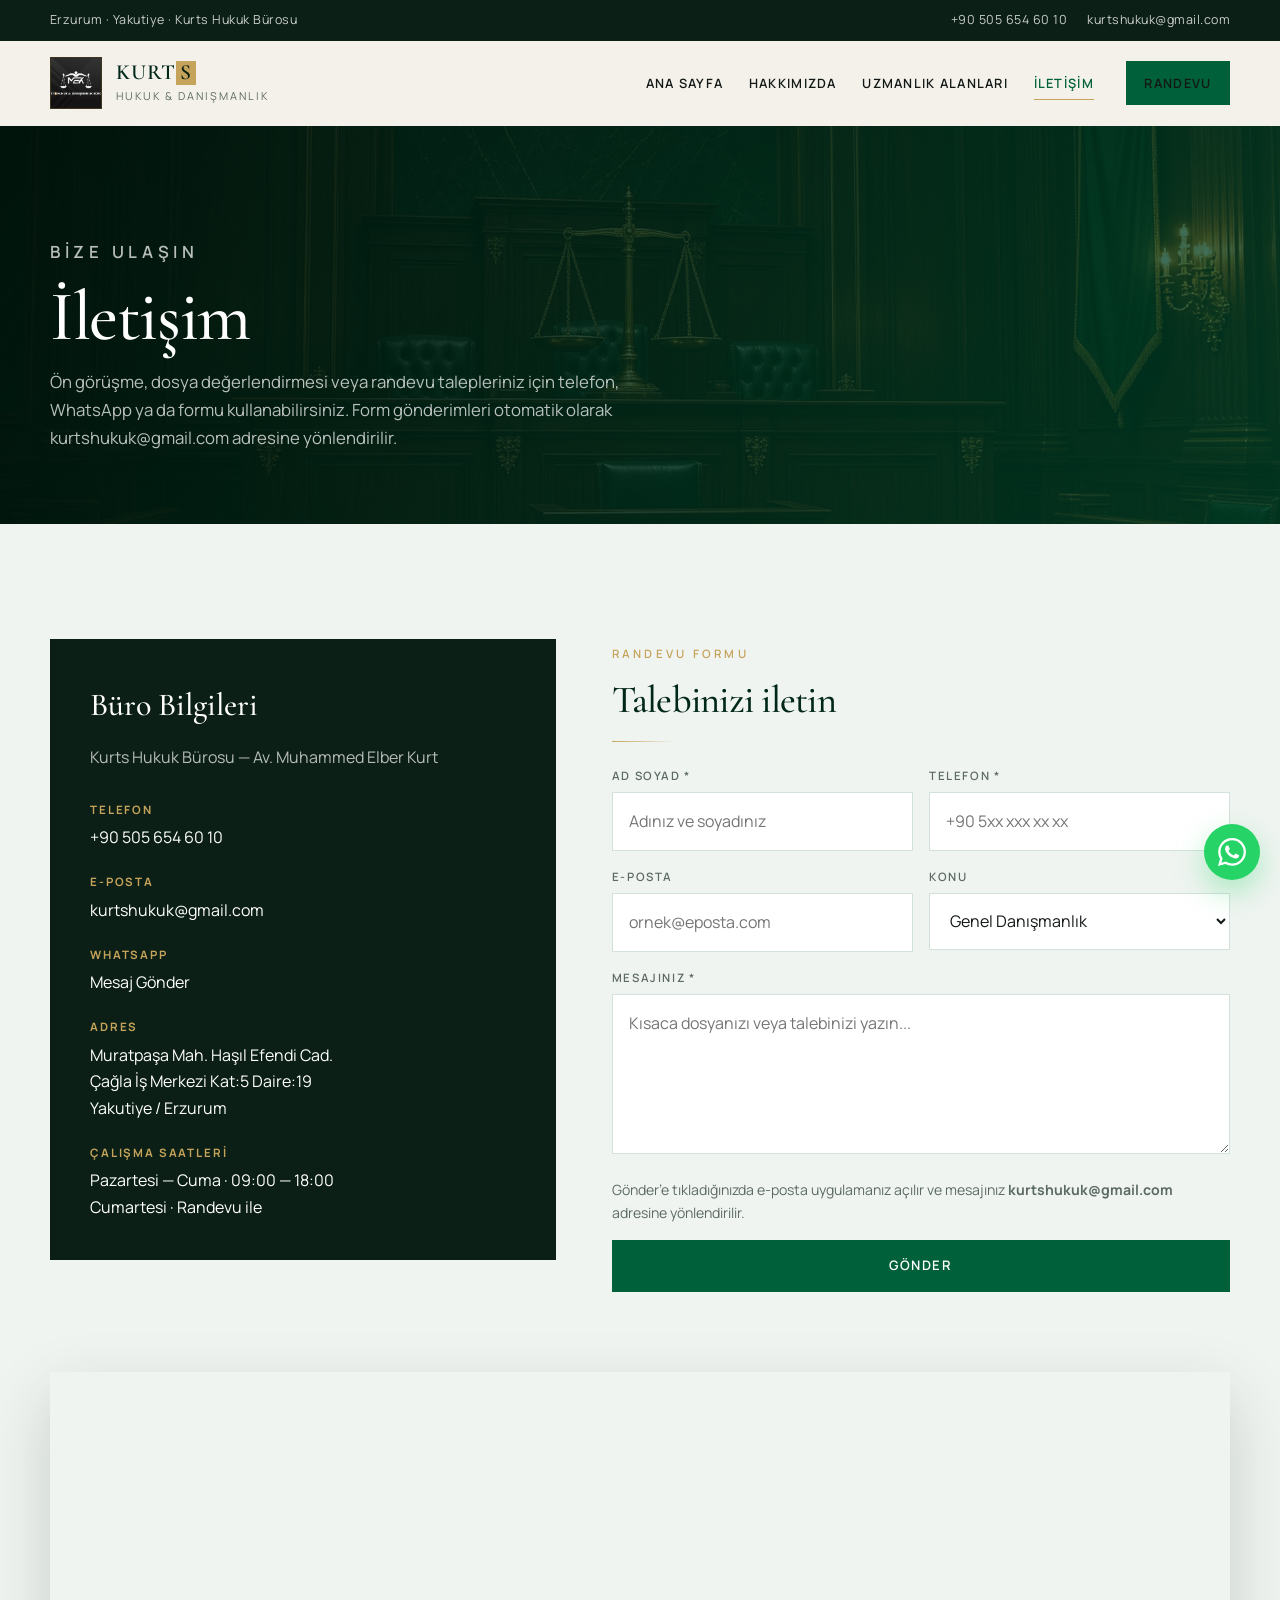
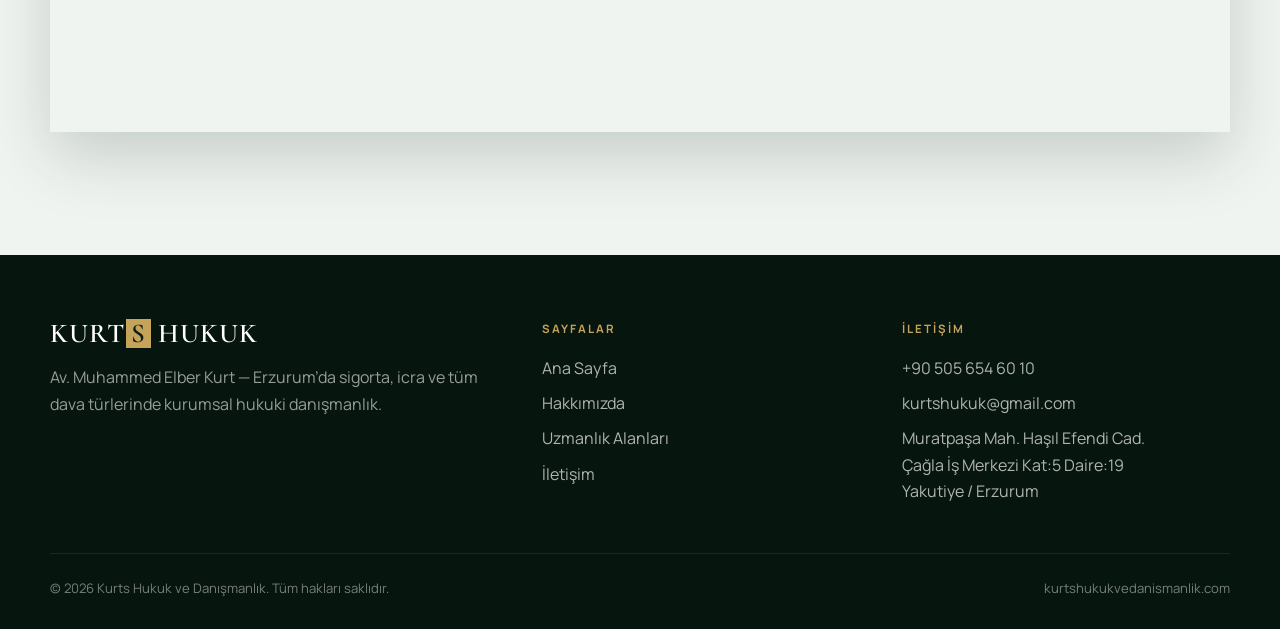
<file: iletisim.html>
﻿<!DOCTYPE html>
<html lang="tr">
<head>
  <meta charset="UTF-8" />
  <meta name="viewport" content="width=device-width, initial-scale=1.0" />
  <title>İletişim | Kurts Hukuk Bürosu | Erzurum Yakutiye</title>
  <meta name="description" content="Kurts Hukuk ile iletişime geçin. Muratpaşa Mah. Haşıl Efendi Cad. Çağla İş Merkezi Kat:5 Daire:19, Yakutiye / Erzurum. Tel: +90 505 654 60 10" />
  <meta name="theme-color" content="#006039" />
  <link rel="icon" href="assets/img/logo.jpeg" />
  <link rel="preconnect" href="https://fonts.googleapis.com" />
  <link rel="preconnect" href="https://fonts.gstatic.com" crossorigin />
  <link href="https://fonts.googleapis.com/css2?family=Cormorant+Garamond:ital,wght@0,400;0,500;0,600;0,700;1,400&family=Manrope:wght@400;500;600;700&display=swap" rel="stylesheet" />
  <link rel="stylesheet" href="assets/css/styles.css?v=4k" />
</head>
<body>
  <div class="topbar">
    <div class="container topbar-inner">
      <span>Erzurum · Yakutiye · Kurts Hukuk Bürosu</span>
      <div class="topbar-links">
        <a href="tel:+905056546010">+90 505 654 60 10</a>
        <a href="mailto:kurtshukuk@gmail.com">kurtshukuk@gmail.com</a>
      </div>
    </div>
  </div>

  <header class="site-header">
    <div class="container nav">
      <a class="brand" href="index.html" aria-label="Kurts Hukuk Ana Sayfa">
        <img class="brand-mark" src="assets/img/logo.jpeg" alt="Kurts Hukuk logosu" />
        <span class="brand-text">
          <span class="brand-name">KURT<span class="s-mark">S</span></span>
          <span class="brand-sub">Hukuk &amp; Danışmanlık</span>
        </span>
      </a>
      <button class="nav-toggle" type="button" aria-label="Menüyü aç" aria-expanded="false">
        <span></span><span></span><span></span>
      </button>
      <nav class="nav-links" aria-label="Ana menü">
        <a href="index.html">Ana Sayfa</a>
        <a href="hakkimizda.html">Hakkımızda</a>
        <a href="uzmanlik.html">Uzmanlık Alanları</a>
        <a class="is-active" href="iletisim.html">İletişim</a>
        <a class="btn btn-dark" href="#randevu" style="min-height:44px;padding:0.6rem 1.1rem;margin-left:0.4rem;">Randevu</a>
      </nav>
    </div>
  </header>

  <main>
    <section class="page-hero">
      <div class="container reveal">
        <p class="eyebrow">Bize Ulaşın</p>
        <h1>İletişim</h1>
        <p>Ön görüşme, dosya değerlendirmesi veya randevu talepleriniz için telefon, WhatsApp ya da formu kullanabilirsiniz. Form gönderimleri otomatik olarak kurtshukuk@gmail.com adresine yönlendirilir.</p>
      </div>
    </section>

    <section class="section" id="randevu">
      <div class="container contact-layout">
        <aside class="contact-card reveal">
          <h2>Büro Bilgileri</h2>
          <p>Kurts Hukuk Bürosu — Av. Muhammed Elber Kurt</p>
          <div class="contact-list">
            <div>
              <strong>Telefon</strong>
              <a href="tel:+905056546010">+90 505 654 60 10</a>
            </div>
            <div>
              <strong>E-posta</strong>
              <a href="mailto:kurtshukuk@gmail.com">kurtshukuk@gmail.com</a>
            </div>
            <div>
              <strong>WhatsApp</strong>
              <a href="https://wa.me/905056546010" target="_blank" rel="noopener">Mesaj Gönder</a>
            </div>
            <div>
              <strong>Adres</strong>
              <span>Muratpaşa Mah. Haşıl Efendi Cad.<br />Çağla İş Merkezi Kat:5 Daire:19<br />Yakutiye / Erzurum</span>
            </div>
            <div>
              <strong>Çalışma Saatleri</strong>
              <span>Pazartesi — Cuma · 09:00 — 18:00<br />Cumartesi · Randevu ile</span>
            </div>
          </div>
        </aside>

        <div class="reveal reveal-delay-1">
          <div class="section-head" style="margin-bottom:1.5rem;">
            <p class="eyebrow">Randevu Formu</p>
            <h2 class="section-title" style="font-size:clamp(1.8rem,3vw,2.4rem);">Talebinizi iletin</h2>
            <hr class="gold-rule" />
          </div>
          <form class="contact-form" id="contact-form" novalidate>
            <div class="form-row">
              <div class="form-field">
                <label for="name">Ad Soyad *</label>
                <input id="name" name="name" type="text" autocomplete="name" required placeholder="Adınız ve soyadınız" />
              </div>
              <div class="form-field">
                <label for="phone">Telefon *</label>
                <input id="phone" name="phone" type="tel" autocomplete="tel" required placeholder="+90 5xx xxx xx xx" />
              </div>
            </div>
            <div class="form-row">
              <div class="form-field">
                <label for="email">E-posta</label>
                <input id="email" name="email" type="email" autocomplete="email" placeholder="ornek@eposta.com" />
              </div>
              <div class="form-field">
                <label for="subject">Konu</label>
                <select id="subject" name="subject">
                  <option value="Sigorta Hukuku Danışmanlığı">Sigorta Hukuku</option>
                  <option value="İcra Hukuku Danışmanlığı">İcra Hukuku</option>
                  <option value="Ceza Hukuku Danışmanlığı">Ceza Hukuku</option>
                  <option value="İş Hukuku Danışmanlığı">İş Hukuku</option>
                  <option value="Ticaret Hukuku Danışmanlığı">Ticaret Hukuku</option>
                  <option value="Aile Hukuku Danışmanlığı">Aile Hukuku</option>
                  <option value="Gayrimenkul Hukuku Danışmanlığı">Gayrimenkul Hukuku</option>
                  <option value="Tazminat Hukuku Danışmanlığı">Tazminat Hukuku</option>
                  <option value="Tüketici Hukuku Danışmanlığı">Tüketici Hukuku</option>
                  <option value="İdare Hukuku Danışmanlığı">İdare Hukuku</option>
                  <option value="Genel Hukuki Danışmanlık" selected>Genel Danışmanlık</option>
                </select>
              </div>
            </div>
            <div class="form-field">
              <label for="message">Mesajınız *</label>
              <textarea id="message" name="message" required placeholder="Kısaca dosyanızı veya talebinizi yazın..."></textarea>
            </div>
            <p class="form-note">Gönder’e tıkladığınızda e-posta uygulamanız açılır ve mesajınız <strong>kurtshukuk@gmail.com</strong> adresine yönlendirilir.</p>
            <button class="btn btn-dark" type="submit">Gönder</button>
          </form>
        </div>
      </div>

      <div class="container reveal" style="margin-top:2.5rem;">
        <iframe
          class="map-frame"
          title="Kurts Hukuk Bürosu Konumu — Çağla İş Merkezi, Yakutiye / Erzurum"
          loading="lazy"
          referrerpolicy="no-referrer-when-downgrade"
          src="https://www.google.com/maps?q=Çağla+İş+Merkezi+Haşıl+Efendi+Cad+Muratpaşa+Yakutiye+Erzurum&output=embed">
        </iframe>
      </div>
    </section>
  </main>

  <footer class="site-footer">
    <div class="container">
      <div class="footer-grid">
        <div class="footer-brand">
          <div class="brand-name">KURT<span class="s-mark">S</span> HUKUK</div>
          <p>Av. Muhammed Elber Kurt — Erzurum’da sigorta, icra ve tüm dava türlerinde kurumsal hukuki danışmanlık.</p>
        </div>
        <div class="footer-col">
          <h4>Sayfalar</h4>
          <a href="index.html">Ana Sayfa</a>
          <a href="hakkimizda.html">Hakkımızda</a>
          <a href="uzmanlik.html">Uzmanlık Alanları</a>
          <a href="iletisim.html">İletişim</a>
        </div>
        <div class="footer-col">
          <h4>İletişim</h4>
          <a href="tel:+905056546010">+90 505 654 60 10</a>
          <a href="mailto:kurtshukuk@gmail.com">kurtshukuk@gmail.com</a>
          <p>Muratpaşa Mah. Haşıl Efendi Cad.<br />Çağla İş Merkezi Kat:5 Daire:19<br />Yakutiye / Erzurum</p>
        </div>
      </div>
      <div class="footer-bottom">
        <span>© <span data-year></span> Kurts Hukuk ve Danışmanlık. Tüm hakları saklıdır.</span>
        <span>kurtshukukvedanismanlik.com</span>
      </div>
    </div>
  </footer>

  <a class="wa-float" href="https://wa.me/905056546010" target="_blank" rel="noopener" aria-label="WhatsApp ile yazın">
    <svg viewBox="0 0 24 24" aria-hidden="true"><path d="M20.52 3.48A11.86 11.86 0 0 0 12.06 0C5.5 0 .16 5.34.16 11.9c0 2.1.55 4.14 1.6 5.95L0 24l6.3-1.65a11.86 11.86 0 0 0 5.76 1.47h.01c6.56 0 11.9-5.34 11.9-11.9 0-3.18-1.24-6.17-3.45-8.44ZM12.07 21.8h-.01a9.9 9.9 0 0 1-5.04-1.38l-.36-.21-3.74.98 1-3.64-.24-.37a9.86 9.86 0 0 1-1.51-5.27c0-5.45 4.44-9.88 9.9-9.88 2.64 0 5.12 1.03 6.99 2.9a9.82 9.82 0 0 1 2.9 6.98c0 5.45-4.44 9.89-9.89 9.89Zm5.43-7.41c-.3-.15-1.76-.87-2.03-.97-.27-.1-.47-.15-.67.15-.2.3-.77.97-.94 1.17-.17.2-.35.22-.65.07-.3-.15-1.26-.46-2.4-1.48-.89-.79-1.49-1.77-1.66-2.07-.17-.3-.02-.46.13-.61.13-.13.3-.35.45-.52.15-.17.2-.3.3-.5.1-.2.05-.37-.02-.52-.07-.15-.67-1.61-.92-2.2-.24-.58-.49-.5-.67-.51h-.57c-.2 0-.52.07-.79.37-.27.3-1.04 1.02-1.04 2.48s1.07 2.88 1.22 3.08c.15.2 2.1 3.2 5.08 4.49.71.31 1.26.49 1.69.63.71.23 1.36.2 1.87.12.57-.09 1.76-.72 2.01-1.41.25-.7.25-1.29.17-1.41-.07-.12-.27-.2-.57-.35Z"/></svg>
  </a>
  <script src="assets/js/main.js?v=4k"></script>
</body>
</html>
</file>
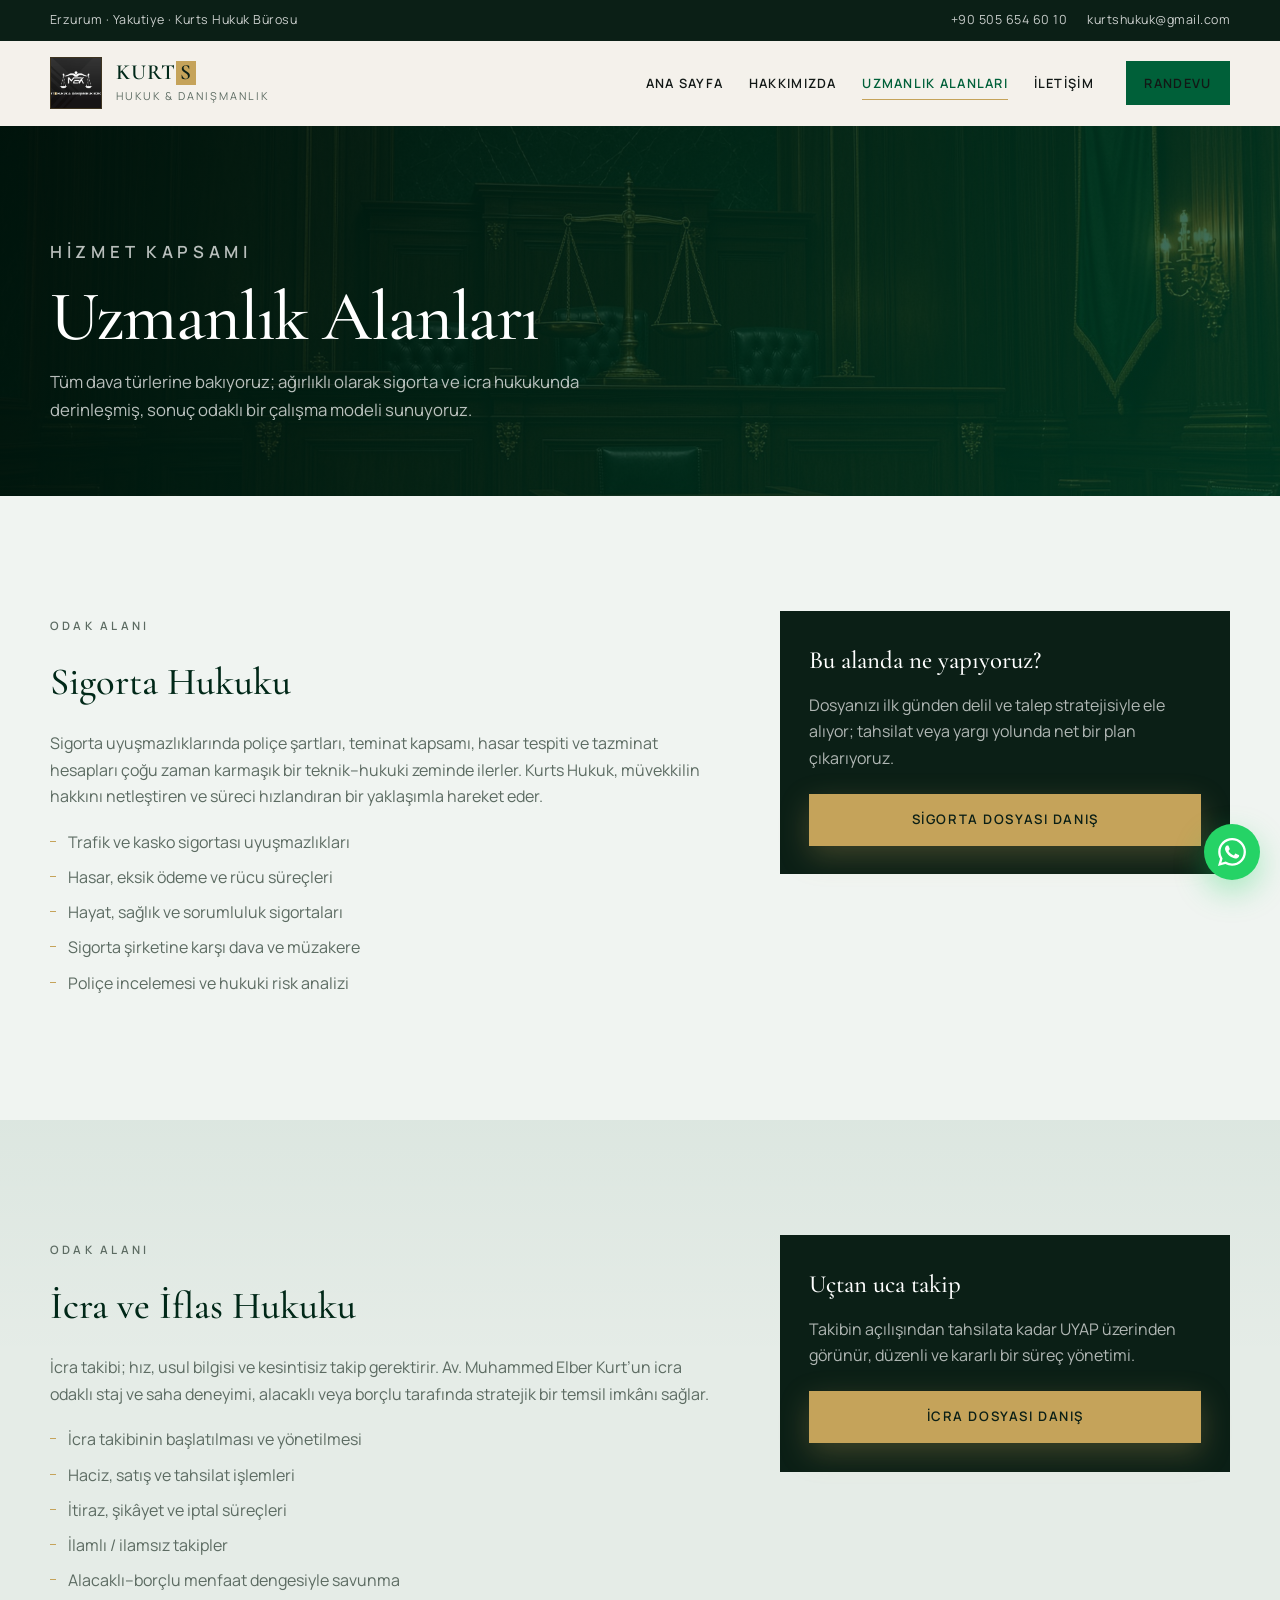
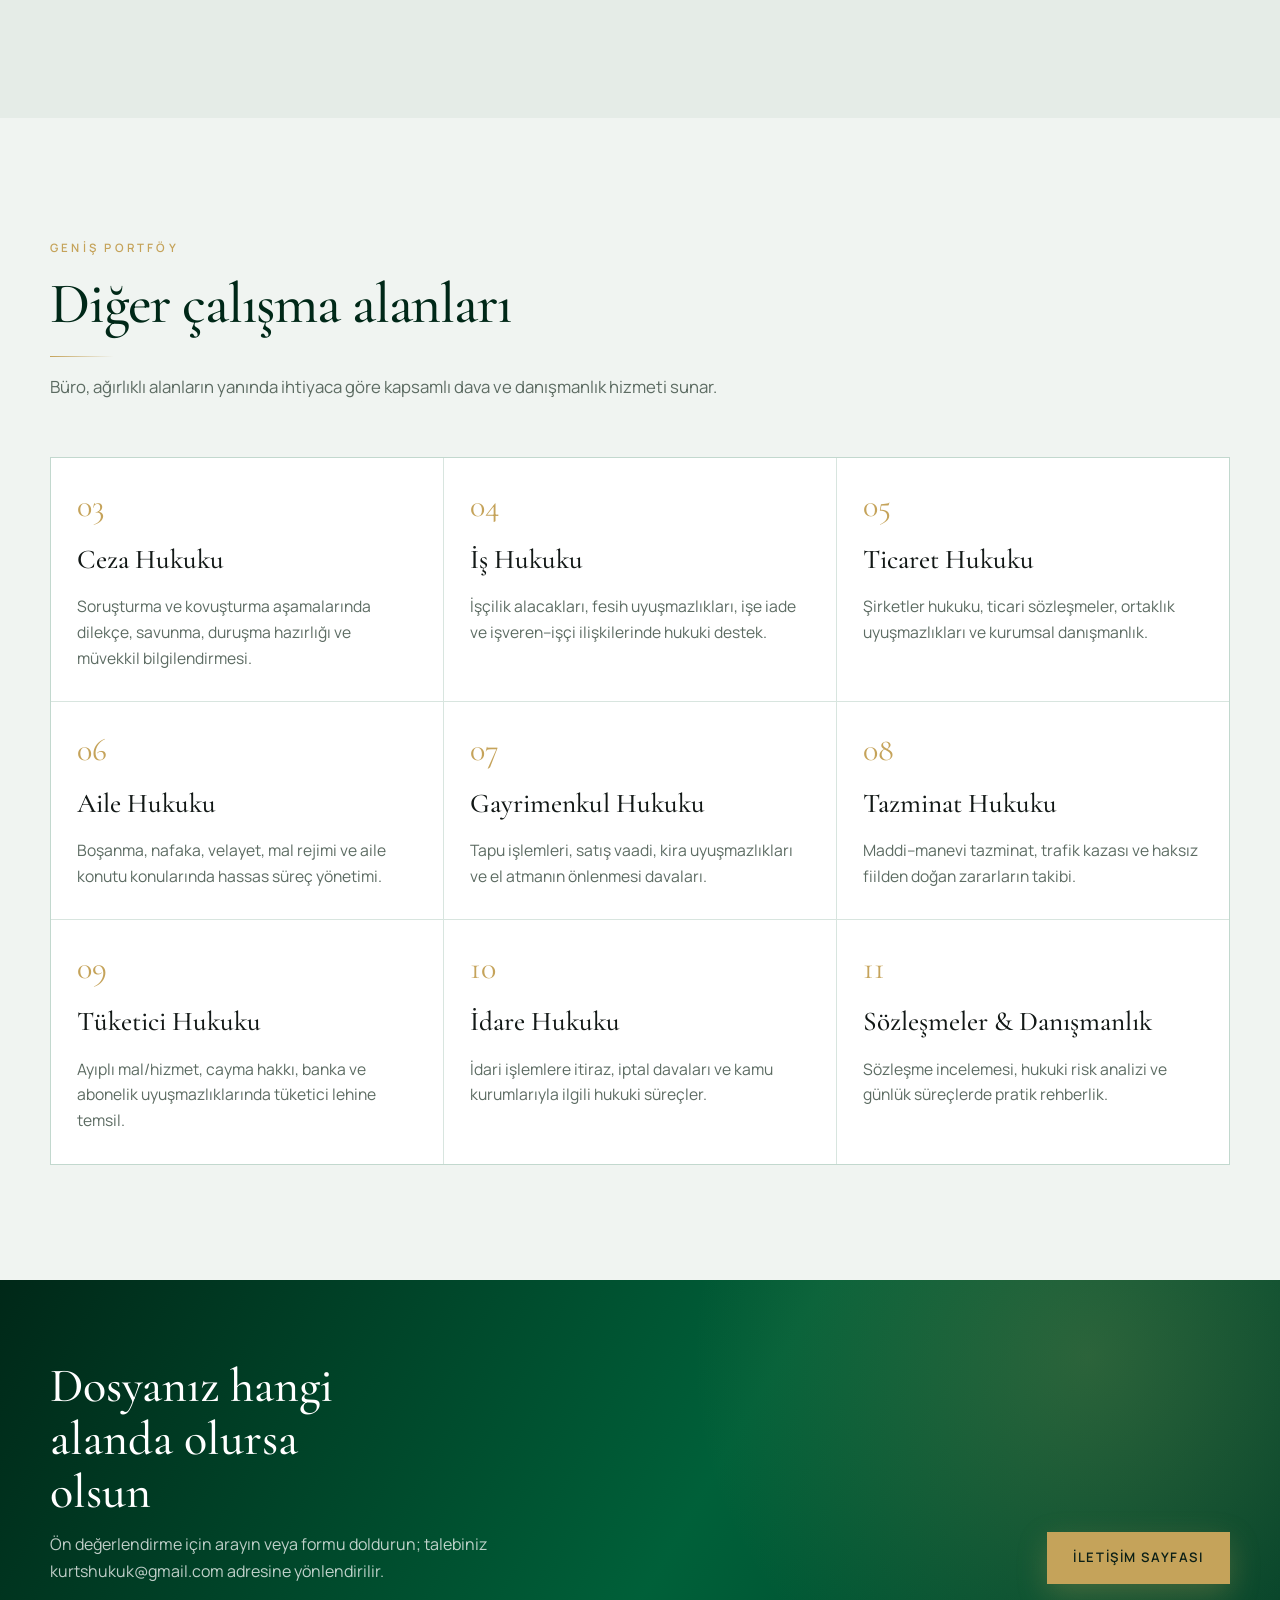
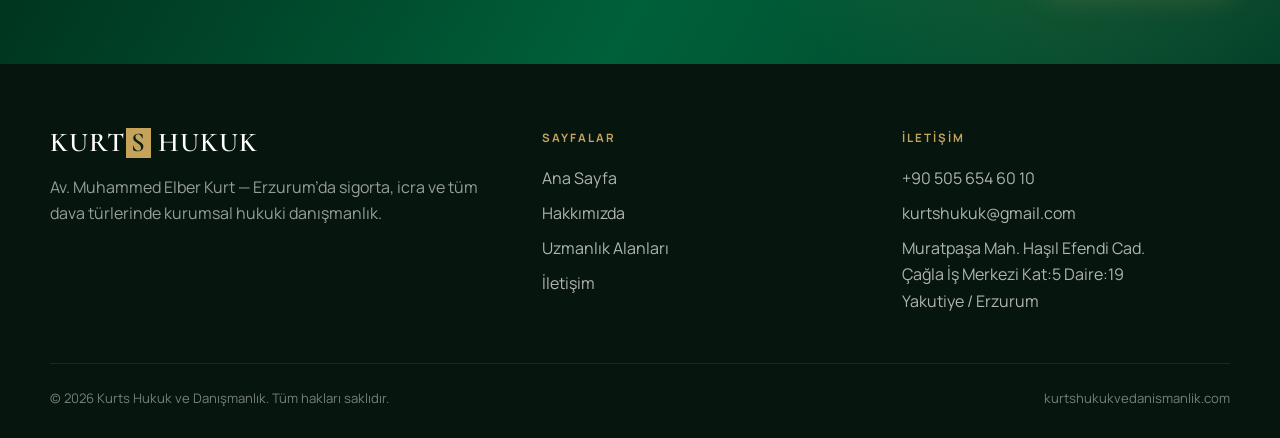
<file: uzmanlik.html>
﻿<!DOCTYPE html>
<html lang="tr">
<head>
  <meta charset="UTF-8" />
  <meta name="viewport" content="width=device-width, initial-scale=1.0" />
  <title>Uzmanlık Alanları | Sigorta &amp; İcra Hukuku | Kurts Hukuk</title>
  <meta name="description" content="Kurts Hukuk Bürosu uzmanlık alanları: sigorta hukuku, icra ve iflas, ceza, iş ve ticaret hukuku. Erzurum Yakutiye." />
  <meta name="theme-color" content="#006039" />
  <link rel="icon" href="assets/img/logo.jpeg" />
  <link rel="preconnect" href="https://fonts.googleapis.com" />
  <link rel="preconnect" href="https://fonts.gstatic.com" crossorigin />
  <link href="https://fonts.googleapis.com/css2?family=Cormorant+Garamond:ital,wght@0,400;0,500;0,600;0,700;1,400&family=Manrope:wght@400;500;600;700&display=swap" rel="stylesheet" />
  <link rel="stylesheet" href="assets/css/styles.css?v=4k" />
</head>
<body>
  <div class="topbar">
    <div class="container topbar-inner">
      <span>Erzurum · Yakutiye · Kurts Hukuk Bürosu</span>
      <div class="topbar-links">
        <a href="tel:+905056546010">+90 505 654 60 10</a>
        <a href="mailto:kurtshukuk@gmail.com">kurtshukuk@gmail.com</a>
      </div>
    </div>
  </div>

  <header class="site-header">
    <div class="container nav">
      <a class="brand" href="index.html" aria-label="Kurts Hukuk Ana Sayfa">
        <img class="brand-mark" src="assets/img/logo.jpeg" alt="Kurts Hukuk logosu" />
        <span class="brand-text">
          <span class="brand-name">KURT<span class="s-mark">S</span></span>
          <span class="brand-sub">Hukuk &amp; Danışmanlık</span>
        </span>
      </a>
      <button class="nav-toggle" type="button" aria-label="Menüyü aç" aria-expanded="false">
        <span></span><span></span><span></span>
      </button>
      <nav class="nav-links" aria-label="Ana menü">
        <a href="index.html">Ana Sayfa</a>
        <a href="hakkimizda.html">Hakkımızda</a>
        <a class="is-active" href="uzmanlik.html">Uzmanlık Alanları</a>
        <a href="iletisim.html">İletişim</a>
        <a class="btn btn-dark" href="iletisim.html#randevu" style="min-height:44px;padding:0.6rem 1.1rem;margin-left:0.4rem;">Randevu</a>
      </nav>
    </div>
  </header>

  <main>
    <section class="page-hero">
      <div class="container reveal">
        <p class="eyebrow">Hizmet Kapsamı</p>
        <h1>Uzmanlık Alanları</h1>
        <p>Tüm dava türlerine bakıyoruz; ağırlıklı olarak sigorta ve icra hukukunda derinleşmiş, sonuç odaklı bir çalışma modeli sunuyoruz.</p>
      </div>
    </section>

    <section class="section" id="sigorta">
      <div class="container detail-grid">
        <div class="prose reveal">
          <p class="eyebrow">Odak Alanı</p>
          <h2>Sigorta Hukuku</h2>
          <p>Sigorta uyuşmazlıklarında poliçe şartları, teminat kapsamı, hasar tespiti ve tazminat hesapları çoğu zaman karmaşık bir teknik–hukuki zeminde ilerler. Kurts Hukuk, müvekkilin hakkını netleştiren ve süreci hızlandıran bir yaklaşımla hareket eder.</p>
          <ul>
            <li>Trafik ve kasko sigortası uyuşmazlıkları</li>
            <li>Hasar, eksik ödeme ve rücu süreçleri</li>
            <li>Hayat, sağlık ve sorumluluk sigortaları</li>
            <li>Sigorta şirketine karşı dava ve müzakere</li>
            <li>Poliçe incelemesi ve hukuki risk analizi</li>
          </ul>
        </div>
        <aside class="side-panel reveal reveal-delay-1">
          <h3>Bu alanda ne yapıyoruz?</h3>
          <p>Dosyanızı ilk günden delil ve talep stratejisiyle ele alıyor; tahsilat veya yargı yolunda net bir plan çıkarıyoruz.</p>
          <a class="btn btn-primary" href="iletisim.html#randevu" style="width:100%;">Sigorta Dosyası Danış</a>
        </aside>
      </div>
    </section>

    <section class="section section-soft" id="icra">
      <div class="container detail-grid">
        <div class="prose reveal">
          <p class="eyebrow">Odak Alanı</p>
          <h2>İcra ve İflas Hukuku</h2>
          <p>İcra takibi; hız, usul bilgisi ve kesintisiz takip gerektirir. Av. Muhammed Elber Kurt’un icra odaklı staj ve saha deneyimi, alacaklı veya borçlu tarafında stratejik bir temsil imkânı sağlar.</p>
          <ul>
            <li>İcra takibinin başlatılması ve yönetilmesi</li>
            <li>Haciz, satış ve tahsilat işlemleri</li>
            <li>İtiraz, şikâyet ve iptal süreçleri</li>
            <li>İlamlı / ilamsız takipler</li>
            <li>Alacaklı–borçlu menfaat dengesiyle savunma</li>
          </ul>
        </div>
        <aside class="side-panel reveal reveal-delay-1">
          <h3>Uçtan uca takip</h3>
          <p>Takibin açılışından tahsilata kadar UYAP üzerinden görünür, düzenli ve kararlı bir süreç yönetimi.</p>
          <a class="btn btn-primary" href="iletisim.html#randevu" style="width:100%;">İcra Dosyası Danış</a>
        </aside>
      </div>
    </section>

    <section class="section">
      <div class="container">
        <div class="section-head reveal">
          <p class="eyebrow">Geniş Portföy</p>
          <h2 class="section-title">Diğer çalışma alanları</h2>
          <hr class="gold-rule" />
          <p class="section-lead">Büro, ağırlıklı alanların yanında ihtiyaca göre kapsamlı dava ve danışmanlık hizmeti sunar.</p>
        </div>
        <div class="practice-grid">
          <article class="practice-item reveal" id="ceza">
            <div class="practice-num">03</div>
            <h3>Ceza Hukuku</h3>
            <p>Soruşturma ve kovuşturma aşamalarında dilekçe, savunma, duruşma hazırlığı ve müvekkil bilgilendirmesi.</p>
          </article>
          <article class="practice-item reveal reveal-delay-1" id="is">
            <div class="practice-num">04</div>
            <h3>İş Hukuku</h3>
            <p>İşçilik alacakları, fesih uyuşmazlıkları, işe iade ve işveren–işçi ilişkilerinde hukuki destek.</p>
          </article>
          <article class="practice-item reveal reveal-delay-2" id="ticaret">
            <div class="practice-num">05</div>
            <h3>Ticaret Hukuku</h3>
            <p>Şirketler hukuku, ticari sözleşmeler, ortaklık uyuşmazlıkları ve kurumsal danışmanlık.</p>
          </article>
          <article class="practice-item reveal" id="aile">
            <div class="practice-num">06</div>
            <h3>Aile Hukuku</h3>
            <p>Boşanma, nafaka, velayet, mal rejimi ve aile konutu konularında hassas süreç yönetimi.</p>
          </article>
          <article class="practice-item reveal reveal-delay-1" id="gayrimenkul">
            <div class="practice-num">07</div>
            <h3>Gayrimenkul Hukuku</h3>
            <p>Tapu işlemleri, satış vaadi, kira uyuşmazlıkları ve el atmanın önlenmesi davaları.</p>
          </article>
          <article class="practice-item reveal reveal-delay-2" id="tazminat">
            <div class="practice-num">08</div>
            <h3>Tazminat Hukuku</h3>
            <p>Maddi–manevi tazminat, trafik kazası ve haksız fiilden doğan zararların takibi.</p>
          </article>
          <article class="practice-item reveal" id="tuketici">
            <div class="practice-num">09</div>
            <h3>Tüketici Hukuku</h3>
            <p>Ayıplı mal/hizmet, cayma hakkı, banka ve abonelik uyuşmazlıklarında tüketici lehine temsil.</p>
          </article>
          <article class="practice-item reveal reveal-delay-1" id="idare">
            <div class="practice-num">10</div>
            <h3>İdare Hukuku</h3>
            <p>İdari işlemlere itiraz, iptal davaları ve kamu kurumlarıyla ilgili hukuki süreçler.</p>
          </article>
          <article class="practice-item reveal reveal-delay-2" id="danismanlik">
            <div class="practice-num">11</div>
            <h3>Sözleşmeler &amp; Danışmanlık</h3>
            <p>Sözleşme incelemesi, hukuki risk analizi ve günlük süreçlerde pratik rehberlik.</p>
          </article>
        </div>
      </div>
    </section>

    <section class="cta-band">
      <div class="container cta-inner reveal">
        <div>
          <h2>Dosyanız hangi alanda olursa olsun</h2>
          <p>Ön değerlendirme için arayın veya formu doldurun; talebiniz kurtshukuk@gmail.com adresine yönlendirilir.</p>
        </div>
        <a class="btn btn-primary" href="iletisim.html">İletişim Sayfası</a>
      </div>
    </section>
  </main>

  <footer class="site-footer">
    <div class="container">
      <div class="footer-grid">
        <div class="footer-brand">
          <div class="brand-name">KURT<span class="s-mark">S</span> HUKUK</div>
          <p>Av. Muhammed Elber Kurt — Erzurum’da sigorta, icra ve tüm dava türlerinde kurumsal hukuki danışmanlık.</p>
        </div>
        <div class="footer-col">
          <h4>Sayfalar</h4>
          <a href="index.html">Ana Sayfa</a>
          <a href="hakkimizda.html">Hakkımızda</a>
          <a href="uzmanlik.html">Uzmanlık Alanları</a>
          <a href="iletisim.html">İletişim</a>
        </div>
        <div class="footer-col">
          <h4>İletişim</h4>
          <a href="tel:+905056546010">+90 505 654 60 10</a>
          <a href="mailto:kurtshukuk@gmail.com">kurtshukuk@gmail.com</a>
          <p>Muratpaşa Mah. Haşıl Efendi Cad.<br />Çağla İş Merkezi Kat:5 Daire:19<br />Yakutiye / Erzurum</p>
        </div>
      </div>
      <div class="footer-bottom">
        <span>© <span data-year></span> Kurts Hukuk ve Danışmanlık. Tüm hakları saklıdır.</span>
        <span>kurtshukukvedanismanlik.com</span>
      </div>
    </div>
  </footer>

  <a class="wa-float" href="https://wa.me/905056546010" target="_blank" rel="noopener" aria-label="WhatsApp ile yazın">
    <svg viewBox="0 0 24 24" aria-hidden="true"><path d="M20.52 3.48A11.86 11.86 0 0 0 12.06 0C5.5 0 .16 5.34.16 11.9c0 2.1.55 4.14 1.6 5.95L0 24l6.3-1.65a11.86 11.86 0 0 0 5.76 1.47h.01c6.56 0 11.9-5.34 11.9-11.9 0-3.18-1.24-6.17-3.45-8.44ZM12.07 21.8h-.01a9.9 9.9 0 0 1-5.04-1.38l-.36-.21-3.74.98 1-3.64-.24-.37a9.86 9.86 0 0 1-1.51-5.27c0-5.45 4.44-9.88 9.9-9.88 2.64 0 5.12 1.03 6.99 2.9a9.82 9.82 0 0 1 2.9 6.98c0 5.45-4.44 9.89-9.89 9.89Zm5.43-7.41c-.3-.15-1.76-.87-2.03-.97-.27-.1-.47-.15-.67.15-.2.3-.77.97-.94 1.17-.17.2-.35.22-.65.07-.3-.15-1.26-.46-2.4-1.48-.89-.79-1.49-1.77-1.66-2.07-.17-.3-.02-.46.13-.61.13-.13.3-.35.45-.52.15-.17.2-.3.3-.5.1-.2.05-.37-.02-.52-.07-.15-.67-1.61-.92-2.2-.24-.58-.49-.5-.67-.51h-.57c-.2 0-.52.07-.79.37-.27.3-1.04 1.02-1.04 2.48s1.07 2.88 1.22 3.08c.15.2 2.1 3.2 5.08 4.49.71.31 1.26.49 1.69.63.71.23 1.36.2 1.87.12.57-.09 1.76-.72 2.01-1.41.25-.7.25-1.29.17-1.41-.07-.12-.27-.2-.57-.35Z"/></svg>
  </a>
  <script src="assets/js/main.js?v=4k"></script>
</body>
</html>
</file>
<file: assets/css/styles.css>
/* Kurts Hukuk — Rolex yeşili kurumsal tema */
:root {
  --rolex: #006039;
  --rolex-deep: #004028;
  --rolex-dark: #002818;
  --rolex-ink: #0b1f16;
  --gold: #c5a35a;
  --gold-soft: #d4b978;
  --gold-deep: #9a7b3c;
  --ivory: #f0f4f1;
  --ivory-soft: #e5ece7;
  --white: #ffffff;
  --ink: #121816;
  --muted: #5c6b62;
  --line: rgba(197, 163, 90, 0.28);
  --glass: rgba(0, 96, 57, 0.08);
  --shadow: 0 24px 60px rgba(0, 40, 24, 0.18);
  --radius: 2px;
  --nav-h: 84px;
  --font-display: "Cormorant Garamond", "Times New Roman", serif;
  --font-body: "Manrope", "Segoe UI", sans-serif;
  --ease: cubic-bezier(0.22, 1, 0.36, 1);
}

*,
*::before,
*::after {
  box-sizing: border-box;
  margin: 0;
  padding: 0;
}

html {
  scroll-behavior: smooth;
}

body {
  font-family: var(--font-body);
  color: var(--ink);
  background: var(--ivory);
  line-height: 1.65;
  overflow-x: hidden;
  -webkit-font-smoothing: antialiased;
}

img {
  max-width: 100%;
  display: block;
}

a {
  color: inherit;
  text-decoration: none;
}

ul {
  list-style: none;
}

button,
input,
textarea,
select {
  font: inherit;
}

.container {
  width: min(1180px, calc(100% - 2.5rem));
  margin-inline: auto;
}

.container-narrow {
  width: min(820px, calc(100% - 2.5rem));
  margin-inline: auto;
}

/* ——— Typography ——— */
.eyebrow {
  display: inline-block;
  font-size: 0.72rem;
  letter-spacing: 0.28em;
  text-transform: uppercase;
  color: var(--gold);
  font-weight: 600;
  margin-bottom: 1rem;
}

.section-title {
  font-family: var(--font-display);
  font-size: clamp(2.2rem, 4.5vw, 3.6rem);
  font-weight: 500;
  line-height: 1.1;
  color: var(--rolex-dark);
  letter-spacing: -0.02em;
}

.section-lead {
  margin-top: 1rem;
  color: var(--muted);
  font-size: 1.05rem;
  max-width: 42rem;
}

.gold-rule {
  width: 64px;
  height: 1px;
  background: linear-gradient(90deg, var(--gold), transparent);
  margin: 1.25rem 0 0;
  border: 0;
}

/* ——— Buttons ——— */
.btn {
  display: inline-flex;
  align-items: center;
  justify-content: center;
  gap: 0.65rem;
  min-height: 52px;
  padding: 0.85rem 1.6rem;
  border: 1px solid transparent;
  font-size: 0.82rem;
  font-weight: 600;
  letter-spacing: 0.12em;
  text-transform: uppercase;
  transition: transform 0.35s var(--ease), background 0.35s var(--ease),
    color 0.35s var(--ease), border-color 0.35s var(--ease), box-shadow 0.35s var(--ease);
  cursor: pointer;
}

.btn:hover {
  transform: translateY(-2px);
}

.btn-primary {
  background: var(--gold);
  color: var(--rolex-ink);
  box-shadow: 0 10px 30px rgba(197, 163, 90, 0.28);
}

.btn-primary:hover {
  background: var(--gold-soft);
}

.btn-ghost {
  background: transparent;
  color: var(--white);
  border-color: rgba(255, 255, 255, 0.35);
}

.btn-ghost:hover {
  border-color: var(--gold);
  color: var(--gold);
}

.btn-outline {
  background: transparent;
  color: var(--rolex);
  border-color: var(--rolex);
}

.btn-outline:hover {
  background: var(--rolex);
  color: var(--white);
}

.btn-dark {
  background: var(--rolex);
  color: var(--white);
}

.btn-dark:hover {
  background: var(--rolex-deep);
}

/* ——— Top bar ——— */
.topbar {
  background: var(--rolex-ink);
  color: rgba(255, 255, 255, 0.78);
  font-size: 0.78rem;
  letter-spacing: 0.04em;
}

.topbar-inner {
  display: flex;
  flex-wrap: wrap;
  justify-content: space-between;
  gap: 0.75rem 1.5rem;
  padding: 0.65rem 0;
}

.topbar a:hover {
  color: var(--gold);
}

.topbar-links {
  display: flex;
  flex-wrap: wrap;
  gap: 1.25rem;
}

/* ——— Header ——— */
.site-header {
  position: sticky;
  top: 0;
  z-index: 100;
  background: rgba(244, 241, 234, 0.9);
  backdrop-filter: blur(14px);
  border-bottom: 1px solid transparent;
  transition: background 0.35s var(--ease), border-color 0.35s var(--ease),
    box-shadow 0.35s var(--ease);
}

.site-header.is-scrolled {
  background: rgba(255, 255, 255, 0.96);
  border-bottom-color: rgba(0, 96, 57, 0.08);
  box-shadow: 0 8px 30px rgba(0, 40, 24, 0.06);
}

.nav {
  display: flex;
  align-items: center;
  justify-content: space-between;
  min-height: var(--nav-h);
  gap: 1rem;
}

.brand {
  display: flex;
  align-items: center;
  gap: 0.9rem;
  min-width: 0;
}

.brand-mark {
  width: 52px;
  height: 52px;
  object-fit: cover;
  object-position: center;
  border: 1px solid var(--line);
  background: #0a0a0a;
}

.brand-text {
  display: flex;
  flex-direction: column;
  min-width: 0;
}

.brand-name {
  font-family: var(--font-display);
  font-size: 1.35rem;
  font-weight: 600;
  color: var(--rolex-dark);
  letter-spacing: 0.04em;
  line-height: 1.1;
}

.brand-name .s-mark {
  display: inline-block;
  background: var(--gold);
  color: var(--rolex-ink);
  padding: 0 0.18em;
  margin-left: 0.02em;
}

.brand-sub {
  font-size: 0.68rem;
  letter-spacing: 0.18em;
  text-transform: uppercase;
  color: var(--muted);
  margin-top: 0.15rem;
}

.nav-links {
  display: flex;
  align-items: center;
  gap: 0.2rem 1.6rem;
}

.nav-links a {
  font-size: 0.8rem;
  font-weight: 600;
  letter-spacing: 0.1em;
  text-transform: uppercase;
  color: var(--ink);
  position: relative;
  padding: 0.35rem 0;
}

.nav-links a::after {
  content: "";
  position: absolute;
  left: 0;
  bottom: 0;
  width: 100%;
  height: 1px;
  background: var(--gold);
  transform: scaleX(0);
  transform-origin: left;
  transition: transform 0.35s var(--ease);
}

.nav-links a:hover::after,
.nav-links a.is-active::after {
  transform: scaleX(1);
}

.nav-links a.is-active {
  color: var(--rolex);
}

.nav-cta {
  display: none;
}

.nav-toggle {
  display: none;
  width: 44px;
  height: 44px;
  border: 1px solid rgba(0, 96, 57, 0.2);
  background: transparent;
  cursor: pointer;
  align-items: center;
  justify-content: center;
  flex-direction: column;
  gap: 5px;
}

.nav-toggle span {
  display: block;
  width: 18px;
  height: 1.5px;
  background: var(--rolex-dark);
  transition: transform 0.3s var(--ease), opacity 0.3s var(--ease);
}

.nav-toggle.is-open span:nth-child(1) {
  transform: translateY(6.5px) rotate(45deg);
}

.nav-toggle.is-open span:nth-child(2) {
  opacity: 0;
}

.nav-toggle.is-open span:nth-child(3) {
  transform: translateY(-6.5px) rotate(-45deg);
}

/* ——— Hero ——— */
.hero {
  position: relative;
  min-height: calc(100vh - var(--nav-h) - 36px);
  height: auto;
  max-height: none;
  display: grid;
  align-items: end;
  overflow: hidden;
  color: var(--white);
  background: #061710;
  perspective: 1400px;
  isolation: isolate;
}

.hero-stage {
  position: absolute;
  inset: 0;
  transform-style: preserve-3d;
  will-change: transform;
  background: #061710;
}

.hero-photo-wrap {
  position: absolute;
  inset: 0;
  overflow: hidden;
  transform: translateZ(0);
  background: #061710;
}

.hero-photo-wrap picture,
.hero-photo {
  width: 100%;
  height: 100%;
  display: block;
}

.hero-photo {
  object-fit: cover;
  object-position: center center;
  transform: scale(1.04);
  animation: photoFloat 22s ease-in-out infinite alternate;
  filter: contrast(1.05) saturate(1.05);
}

.hero-layer {
  position: absolute;
  inset: 0;
  pointer-events: none;
}

.hero-layer-glow {
  background: linear-gradient(
    105deg,
    rgba(2, 16, 11, 0.78) 0%,
    rgba(0, 40, 24, 0.45) 38%,
    rgba(0, 50, 30, 0.2) 62%,
    rgba(2, 18, 12, 0.35) 100%
  );
  z-index: 1;
}

.hero-vignette {
  position: absolute;
  inset: 0;
  background: linear-gradient(
    to top,
    rgba(2, 12, 8, 0.75) 0%,
    rgba(2, 12, 8, 0.2) 36%,
    transparent 58%
  );
  pointer-events: none;
  z-index: 1;
}

.hero-place {
  display: flex;
  align-items: center;
  gap: 0.55rem;
  width: fit-content;
  max-width: 100%;
  margin: 0 0 1.25rem;
  font-size: 0.72rem;
  letter-spacing: 0.22em;
  text-transform: uppercase;
  color: var(--gold-soft);
  font-weight: 600;
}

.hero-place::before {
  content: "";
  width: 28px;
  height: 1px;
  background: var(--gold);
}

.hero-content {
  position: relative;
  z-index: 2;
  padding: clamp(4rem, 10vw, 7rem) 0 clamp(3.5rem, 8vw, 5.5rem);
  will-change: transform;
  text-shadow: 0 12px 42px rgba(0, 0, 0, 0.45);
}

.hero-brand {
  font-family: var(--font-display);
  font-size: clamp(3rem, 8vw, 6.2rem);
  font-weight: 500;
  line-height: 0.95;
  letter-spacing: -0.03em;
  margin-bottom: 1.4rem;
}

.hero-brand .s-mark {
  display: inline-block;
  background: var(--gold);
  color: var(--rolex-ink);
  padding: 0 0.12em 0.04em;
  line-height: 0.9;
  box-shadow: 0 8px 24px rgba(197, 163, 90, 0.35);
}

.hero-title {
  font-family: var(--font-display);
  font-size: clamp(1.45rem, 2.8vw, 2.15rem);
  font-weight: 400;
  max-width: 18ch;
  line-height: 1.2;
  color: rgba(255, 255, 255, 0.97);
}

.hero-text {
  margin-top: 1.1rem;
  max-width: 34rem;
  color: rgba(255, 255, 255, 0.82);
  font-size: 1.05rem;
}

.hero-actions {
  display: flex;
  flex-wrap: wrap;
  gap: 0.9rem;
  margin-top: 2.2rem;
}

.hero-scroll {
  position: absolute;
  right: clamp(1.25rem, 4vw, 3rem);
  bottom: 2rem;
  z-index: 2;
  writing-mode: vertical-rl;
  font-size: 0.68rem;
  letter-spacing: 0.28em;
  text-transform: uppercase;
  color: rgba(255, 255, 255, 0.55);
  animation: floatY 2.8s ease-in-out infinite;
}

/* ——— Reveal ——— */
.reveal {
  opacity: 0;
  transform: translateY(28px);
  transition: opacity 0.8s var(--ease), transform 0.8s var(--ease);
}

.reveal.is-visible {
  opacity: 1;
  transform: none;
}

.reveal-delay-1 { transition-delay: 0.12s; }
.reveal-delay-2 { transition-delay: 0.24s; }
.reveal-delay-3 { transition-delay: 0.36s; }

/* ——— Sections ——— */
.section {
  padding: clamp(4.5rem, 9vw, 7.5rem) 0;
}

.section-dark {
  background: var(--rolex-ink);
  color: var(--white);
}

.section-dark .section-title {
  color: var(--white);
}

.section-dark .section-lead {
  color: rgba(255, 255, 255, 0.68);
}

.section-soft {
  background:
    linear-gradient(180deg, rgba(0, 96, 57, 0.04), transparent 40%),
    var(--ivory-soft);
}

.section-head {
  margin-bottom: clamp(2.5rem, 5vw, 3.5rem);
}

.section-head.centered {
  text-align: center;
}

.section-head.centered .section-lead {
  margin-inline: auto;
}

.section-head.centered .gold-rule {
  margin-inline: auto;
}

/* ——— Practice strips ——— */
.practice-grid {
  display: grid;
  grid-template-columns: repeat(3, minmax(0, 1fr));
  gap: 1px;
  background: rgba(0, 96, 57, 0.1);
  border: 1px solid rgba(0, 96, 57, 0.1);
}

.practice-item {
  position: relative;
  padding: 2rem 1.65rem 1.85rem;
  background: var(--white);
  transition: background 0.35s var(--ease), transform 0.35s var(--ease),
    box-shadow 0.35s var(--ease);
}

.practice-item:hover {
  background: #f7faf8;
  z-index: 1;
  box-shadow: 0 18px 40px rgba(0, 40, 24, 0.08);
}

.practice-item.featured {
  background: var(--rolex);
  color: var(--white);
}

.practice-item.featured:hover {
  background: var(--rolex-deep);
  box-shadow: 0 18px 40px rgba(0, 40, 24, 0.22);
}

.practice-num {
  font-family: var(--font-display);
  font-size: 2rem;
  color: var(--gold);
  line-height: 1;
  margin-bottom: 1rem;
}

.practice-item h3 {
  font-family: var(--font-display);
  font-size: 1.7rem;
  font-weight: 500;
  margin-bottom: 0.7rem;
  color: inherit;
}

.practice-item p {
  color: var(--muted);
  font-size: 0.98rem;
}

.practice-item.featured p {
  color: rgba(255, 255, 255, 0.78);
}

.practice-link {
  display: inline-flex;
  align-items: center;
  gap: 0.45rem;
  margin-top: 1.3rem;
  font-size: 0.75rem;
  font-weight: 700;
  letter-spacing: 0.14em;
  text-transform: uppercase;
  color: var(--rolex);
}

.practice-item.featured .practice-link {
  color: var(--gold);
}

/* ——— About split ——— */
.about-split {
  display: grid;
  grid-template-columns: 1.05fr 0.95fr;
  gap: clamp(2rem, 5vw, 4rem);
  align-items: center;
}

.about-panel {
  position: relative;
  min-height: 520px;
  background:
    linear-gradient(160deg, rgba(0, 28, 18, 0.2), rgba(0, 60, 36, 0.62)),
    url("../img/hukuk-masa.jpg") center / cover no-repeat;
  box-shadow: var(--shadow);
  overflow: hidden;
}

.about-panel::before {
  content: "";
  position: absolute;
  inset: 18px;
  border: 1px solid rgba(197, 163, 90, 0.45);
  pointer-events: none;
}

.about-badge {
  position: absolute;
  left: 0;
  bottom: 0;
  right: 0;
  padding: 1.4rem 1.6rem;
  background: linear-gradient(transparent, rgba(0, 24, 14, 0.92));
  color: var(--white);
}

.about-badge strong {
  display: block;
  font-family: var(--font-display);
  font-size: 1.55rem;
  font-weight: 500;
}

.about-badge span {
  color: var(--gold-soft);
  font-size: 0.85rem;
  letter-spacing: 0.08em;
}

.about-copy h2 {
  margin-bottom: 0.2rem;
}

.about-copy p + p {
  margin-top: 1rem;
}

.about-copy p {
  color: var(--muted);
}

.stat-row {
  display: grid;
  grid-template-columns: repeat(3, minmax(0, 1fr));
  gap: 1rem;
  margin-top: 2.2rem;
  padding-top: 1.8rem;
  border-top: 1px solid rgba(0, 96, 57, 0.12);
}

.stat strong {
  display: block;
  font-family: var(--font-display);
  font-size: 2.1rem;
  color: var(--rolex);
  line-height: 1;
  font-weight: 500;
}

.stat span {
  display: block;
  margin-top: 0.45rem;
  font-size: 0.78rem;
  letter-spacing: 0.08em;
  text-transform: uppercase;
  color: var(--muted);
}

/* ——— Process ——— */
.process-list {
  display: grid;
  gap: 0;
}

.process-item {
  display: grid;
  grid-template-columns: 90px 1fr;
  gap: 1.5rem;
  padding: 1.8rem 0;
  border-bottom: 1px solid rgba(255, 255, 255, 0.1);
}

.process-item:first-child {
  border-top: 1px solid rgba(255, 255, 255, 0.1);
}

.process-item strong {
  font-family: var(--font-display);
  font-size: 2rem;
  color: var(--gold);
  font-weight: 500;
}

.process-item h3 {
  font-family: var(--font-display);
  font-size: 1.55rem;
  font-weight: 500;
  margin-bottom: 0.45rem;
}

.process-item p {
  color: rgba(255, 255, 255, 0.68);
  max-width: 46rem;
}

/* ——— CTA band ——— */
.cta-band {
  position: relative;
  overflow: hidden;
  background:
    linear-gradient(120deg, var(--rolex-dark), var(--rolex) 55%, var(--rolex-deep));
  color: var(--white);
  padding: clamp(3.5rem, 7vw, 5rem) 0;
}

.cta-band::before {
  content: "";
  position: absolute;
  inset: 0;
  background: radial-gradient(circle at 85% 20%, rgba(197, 163, 90, 0.22), transparent 35%);
  pointer-events: none;
}

.cta-inner {
  position: relative;
  display: flex;
  flex-wrap: wrap;
  align-items: end;
  justify-content: space-between;
  gap: 1.5rem 2rem;
}

.cta-inner h2 {
  font-family: var(--font-display);
  font-size: clamp(2rem, 4vw, 3rem);
  font-weight: 500;
  max-width: 14ch;
  line-height: 1.1;
}

.cta-inner p {
  margin-top: 0.8rem;
  color: rgba(255, 255, 255, 0.75);
  max-width: 32rem;
}

/* ——— Page hero ——— */
.page-hero {
  position: relative;
  padding: clamp(4rem, 8vw, 6rem) 0 clamp(3rem, 6vw, 4.5rem);
  background:
    linear-gradient(115deg, rgba(0, 20, 12, 0.9), rgba(0, 70, 42, 0.72)),
    url("../img/hukuk-koridor.jpg") center / cover no-repeat;
  color: var(--white);
  overflow: hidden;
}

.page-hero h1 {
  font-family: var(--font-display);
  font-size: clamp(2.6rem, 6vw, 4.4rem);
  font-weight: 500;
  line-height: 1;
  letter-spacing: -0.02em;
}

.page-hero p {
  margin-top: 1rem;
  max-width: 38rem;
  color: rgba(255, 255, 255, 0.72);
  font-size: 1.05rem;
}

/* ——— Timeline / CV ——— */
.timeline {
  display: grid;
  gap: 0;
}

.timeline-item {
  display: grid;
  grid-template-columns: 160px 1fr;
  gap: 1.5rem;
  padding: 1.7rem 0;
  border-bottom: 1px solid rgba(0, 96, 57, 0.1);
}

.timeline-item time {
  font-size: 0.78rem;
  letter-spacing: 0.12em;
  text-transform: uppercase;
  color: var(--gold-deep);
  font-weight: 700;
  padding-top: 0.35rem;
}

.timeline-item h3 {
  font-family: var(--font-display);
  font-size: 1.45rem;
  font-weight: 500;
  color: var(--rolex-dark);
}

.timeline-item h4 {
  margin-top: 0.2rem;
  font-size: 0.92rem;
  color: var(--rolex);
  font-weight: 600;
}

.timeline-item p {
  margin-top: 0.7rem;
  color: var(--muted);
}

.chip-list {
  display: flex;
  flex-wrap: wrap;
  gap: 0.65rem;
  margin-top: 1.2rem;
}

.chip {
  padding: 0.45rem 0.85rem;
  border: 1px solid rgba(0, 96, 57, 0.18);
  background: rgba(0, 96, 57, 0.04);
  font-size: 0.78rem;
  letter-spacing: 0.04em;
  color: var(--rolex-deep);
}

.profile-meta {
  display: grid;
  grid-template-columns: repeat(2, minmax(0, 1fr));
  gap: 0;
  margin-top: 2rem;
  border-top: 1px solid rgba(0, 96, 57, 0.14);
}

.profile-meta > div {
  padding: 1.1rem 1rem 1.1rem 0;
  border-bottom: 1px solid rgba(0, 96, 57, 0.1);
}

.profile-meta strong {
  display: block;
  font-size: 0.68rem;
  letter-spacing: 0.16em;
  text-transform: uppercase;
  color: var(--gold-deep);
  margin-bottom: 0.35rem;
  font-weight: 700;
}

.profile-meta span {
  display: block;
  color: var(--rolex-dark);
  font-size: 0.95rem;
  font-weight: 500;
  line-height: 1.4;
}

@media (max-width: 640px) {
  .profile-meta {
    grid-template-columns: 1fr;
  }
}

.info-grid {
  display: grid;
  grid-template-columns: repeat(2, minmax(0, 1fr));
  gap: 1.25rem;
}

.info-block {
  padding: 1.6rem 0;
  border-top: 1px solid rgba(0, 96, 57, 0.12);
}

.info-block h3 {
  font-family: var(--font-display);
  font-size: 1.4rem;
  font-weight: 500;
  color: var(--rolex-dark);
  margin-bottom: 0.7rem;
}

.info-block li {
  position: relative;
  padding-left: 1rem;
  margin-bottom: 0.45rem;
  color: var(--muted);
}

.info-block li::before {
  content: "";
  position: absolute;
  left: 0;
  top: 0.7em;
  width: 5px;
  height: 1px;
  background: var(--gold);
}

/* ——— Contact ——— */
.contact-layout {
  display: grid;
  grid-template-columns: 0.9fr 1.1fr;
  gap: clamp(2rem, 5vw, 3.5rem);
  align-items: start;
}

.contact-card {
  background: var(--rolex-ink);
  color: var(--white);
  padding: clamp(1.8rem, 4vw, 2.5rem);
}

.contact-card h2 {
  font-family: var(--font-display);
  font-size: 2rem;
  font-weight: 500;
  margin-bottom: 0.8rem;
}

.contact-card p {
  color: rgba(255, 255, 255, 0.7);
  margin-bottom: 1.8rem;
}

.contact-list {
  display: grid;
  gap: 1.35rem;
}

.contact-list a,
.contact-list span {
  display: block;
}

.contact-list strong {
  display: block;
  font-size: 0.72rem;
  letter-spacing: 0.16em;
  text-transform: uppercase;
  color: var(--gold);
  margin-bottom: 0.35rem;
}

.contact-list a:hover {
  color: var(--gold-soft);
}

.contact-form {
  display: grid;
  gap: 1rem;
}

.form-row {
  display: grid;
  grid-template-columns: 1fr 1fr;
  gap: 1rem;
}

.form-field label {
  display: block;
  font-size: 0.72rem;
  letter-spacing: 0.14em;
  text-transform: uppercase;
  color: var(--muted);
  margin-bottom: 0.45rem;
  font-weight: 600;
}

.form-field input,
.form-field textarea,
.form-field select {
  width: 100%;
  border: 1px solid rgba(0, 96, 57, 0.18);
  background: var(--white);
  padding: 0.95rem 1rem;
  color: var(--ink);
  outline: none;
  transition: border-color 0.3s var(--ease), box-shadow 0.3s var(--ease);
}

.form-field input:focus,
.form-field textarea:focus,
.form-field select:focus {
  border-color: var(--rolex);
  box-shadow: 0 0 0 3px rgba(0, 96, 57, 0.12);
}

.form-field textarea {
  min-height: 160px;
  resize: vertical;
}

.form-note {
  font-size: 0.88rem;
  color: var(--muted);
}

.map-frame {
  margin-top: 2.5rem;
  min-height: 360px;
  border: 0;
  width: 100%;
  filter: grayscale(0.2) contrast(1.05);
  box-shadow: var(--shadow);
}

/* ——— Footer ——— */
.site-footer {
  background: #07150f;
  color: rgba(255, 255, 255, 0.7);
  padding: 4rem 0 1.8rem;
}

.footer-grid {
  display: grid;
  grid-template-columns: 1.4fr 1fr 1fr;
  gap: 2rem;
  padding-bottom: 2.5rem;
  border-bottom: 1px solid rgba(255, 255, 255, 0.08);
}

.footer-brand .brand-name {
  color: var(--white);
  font-size: 1.7rem;
}

.footer-brand p {
  margin-top: 1rem;
  max-width: 28rem;
  color: rgba(255, 255, 255, 0.58);
}

.footer-col h4 {
  font-size: 0.72rem;
  letter-spacing: 0.18em;
  text-transform: uppercase;
  color: var(--gold);
  margin-bottom: 1.1rem;
}

.footer-col a,
.footer-col p {
  display: block;
  margin-bottom: 0.55rem;
  color: rgba(255, 255, 255, 0.68);
}

.footer-col a:hover {
  color: var(--gold-soft);
}

.footer-bottom {
  display: flex;
  flex-wrap: wrap;
  justify-content: space-between;
  gap: 0.8rem;
  padding-top: 1.5rem;
  font-size: 0.82rem;
  color: rgba(255, 255, 255, 0.45);
}

/* ——— WhatsApp float ——— */
.wa-float {
  position: fixed;
  right: 1.25rem;
  bottom: 1.25rem;
  z-index: 90;
  width: 56px;
  height: 56px;
  border-radius: 50%;
  background: #25d366;
  color: white;
  display: grid;
  place-items: center;
  box-shadow: 0 12px 30px rgba(37, 211, 102, 0.35);
  transition: transform 0.3s var(--ease);
}

.wa-float:hover {
  transform: translateY(-3px) scale(1.04);
}

.wa-float svg {
  width: 28px;
  height: 28px;
  fill: currentColor;
}

/* ——— Detail pages ——— */
.detail-grid {
  display: grid;
  grid-template-columns: 1.2fr 0.8fr;
  gap: clamp(2rem, 5vw, 3.5rem);
  align-items: start;
}

.prose h2 {
  font-family: var(--font-display);
  font-size: clamp(1.8rem, 3vw, 2.4rem);
  font-weight: 500;
  color: var(--rolex-dark);
  margin-bottom: 1rem;
}

.prose p + p {
  margin-top: 1rem;
}

.prose p {
  color: var(--muted);
}

.prose ul {
  margin-top: 1.2rem;
}

.prose li {
  position: relative;
  padding-left: 1.1rem;
  margin-bottom: 0.55rem;
  color: var(--muted);
}

.prose li::before {
  content: "";
  position: absolute;
  left: 0;
  top: 0.75em;
  width: 6px;
  height: 1px;
  background: var(--gold);
}

.side-panel {
  background: var(--rolex-ink);
  color: var(--white);
  padding: 1.8rem;
  position: sticky;
  top: calc(var(--nav-h) + 1rem);
}

.side-panel h3 {
  font-family: var(--font-display);
  font-size: 1.55rem;
  font-weight: 500;
  margin-bottom: 0.7rem;
}

.side-panel p {
  color: rgba(255, 255, 255, 0.68);
  margin-bottom: 1.4rem;
}

/* ——— Animations ——— */
@keyframes photoFloat {
  from { transform: scale(1.04) translate3d(-0.6%, 0.3%, 0); }
  to { transform: scale(1.1) translate3d(0.8%, -0.5%, 0); }
}

@keyframes floatY {
  0%, 100% { transform: translateY(0); }
  50% { transform: translateY(-8px); }
}

/* ——— Responsive ——— */
@media (max-width: 980px) {
  .practice-grid {
    grid-template-columns: repeat(2, minmax(0, 1fr));
  }

  .about-split,
  .contact-layout,
  .footer-grid,
  .detail-grid,
  .info-grid {
    grid-template-columns: 1fr;
  }

  .nav-cta {
    display: none;
  }

  .nav-toggle {
    display: flex;
  }

  .nav-links {
    position: fixed;
    inset: calc(var(--nav-h) + 34px) 0 auto 0;
    background: rgba(255, 255, 255, 0.98);
    flex-direction: column;
    align-items: stretch;
    padding: 1.2rem 1.25rem 1.5rem;
    gap: 0;
    border-bottom: 1px solid rgba(0, 96, 57, 0.08);
    transform: translateY(-120%);
    opacity: 0;
    pointer-events: none;
    transition: transform 0.4s var(--ease), opacity 0.4s var(--ease);
  }

  .nav-links.is-open {
    transform: none;
    opacity: 1;
    pointer-events: auto;
  }

  .nav-links a {
    padding: 0.95rem 0;
    border-bottom: 1px solid rgba(0, 96, 57, 0.08);
  }

  .about-panel {
    min-height: 380px;
  }

  .timeline-item {
    grid-template-columns: 1fr;
    gap: 0.4rem;
  }

  .process-item {
    grid-template-columns: 60px 1fr;
  }

  .stat-row {
    grid-template-columns: 1fr;
  }

  .hero-scroll {
    display: none;
  }
}

@media (max-width: 640px) {
  .form-row {
    grid-template-columns: 1fr;
  }

  .topbar-inner {
    flex-direction: column;
  }

  .brand-sub {
    display: none;
  }

  .practice-grid {
    grid-template-columns: 1fr;
  }

  .practice-item {
    padding: 1.5rem 1.2rem;
  }

  .hero {
    min-height: 78vh;
  }

  .hero-stage,
  .hero-photo-wrap {
    inset: 0;
  }

  .hero-photo {
    object-fit: cover;
    object-position: center center;
  }

  .hero-layer-glow {
    background: linear-gradient(
      180deg,
      rgba(2, 16, 11, 0.5) 0%,
      rgba(0, 30, 18, 0.25) 45%,
      rgba(2, 14, 10, 0.65) 100%
    );
  }
}
</file>
